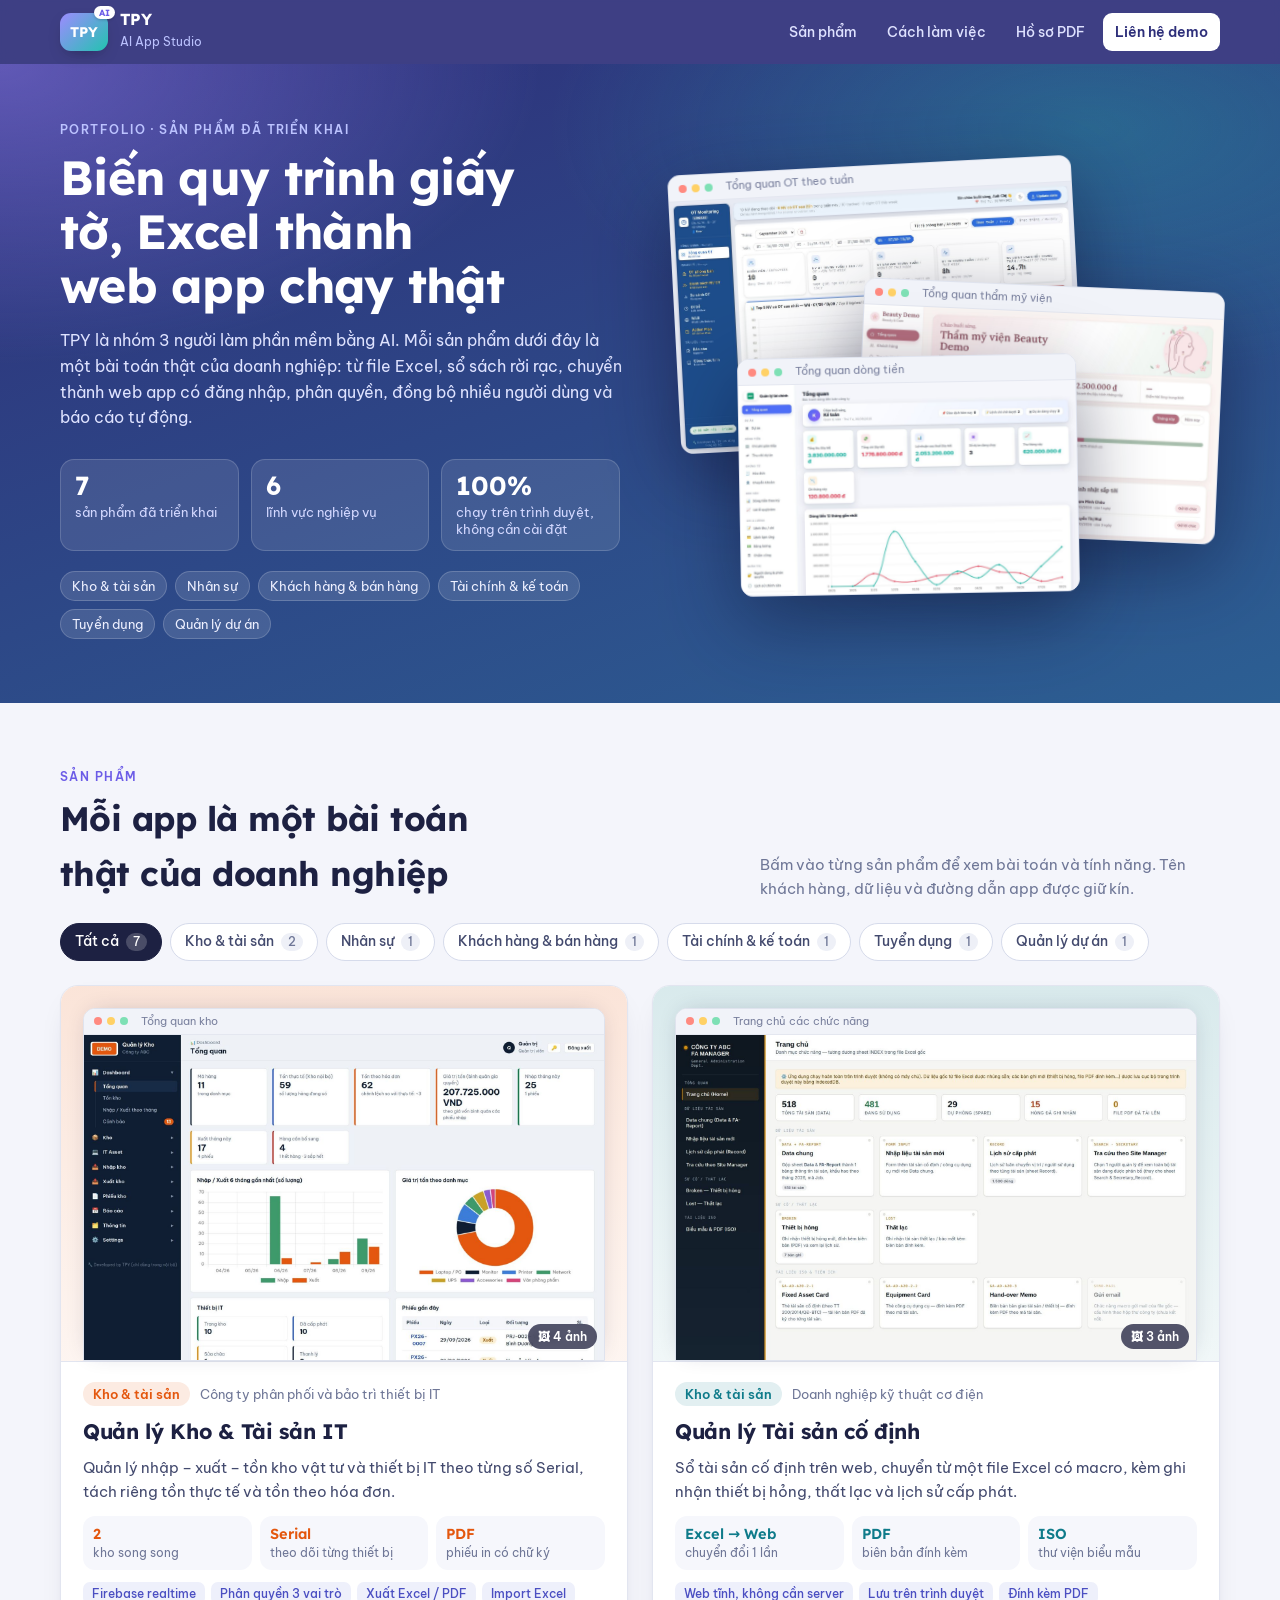
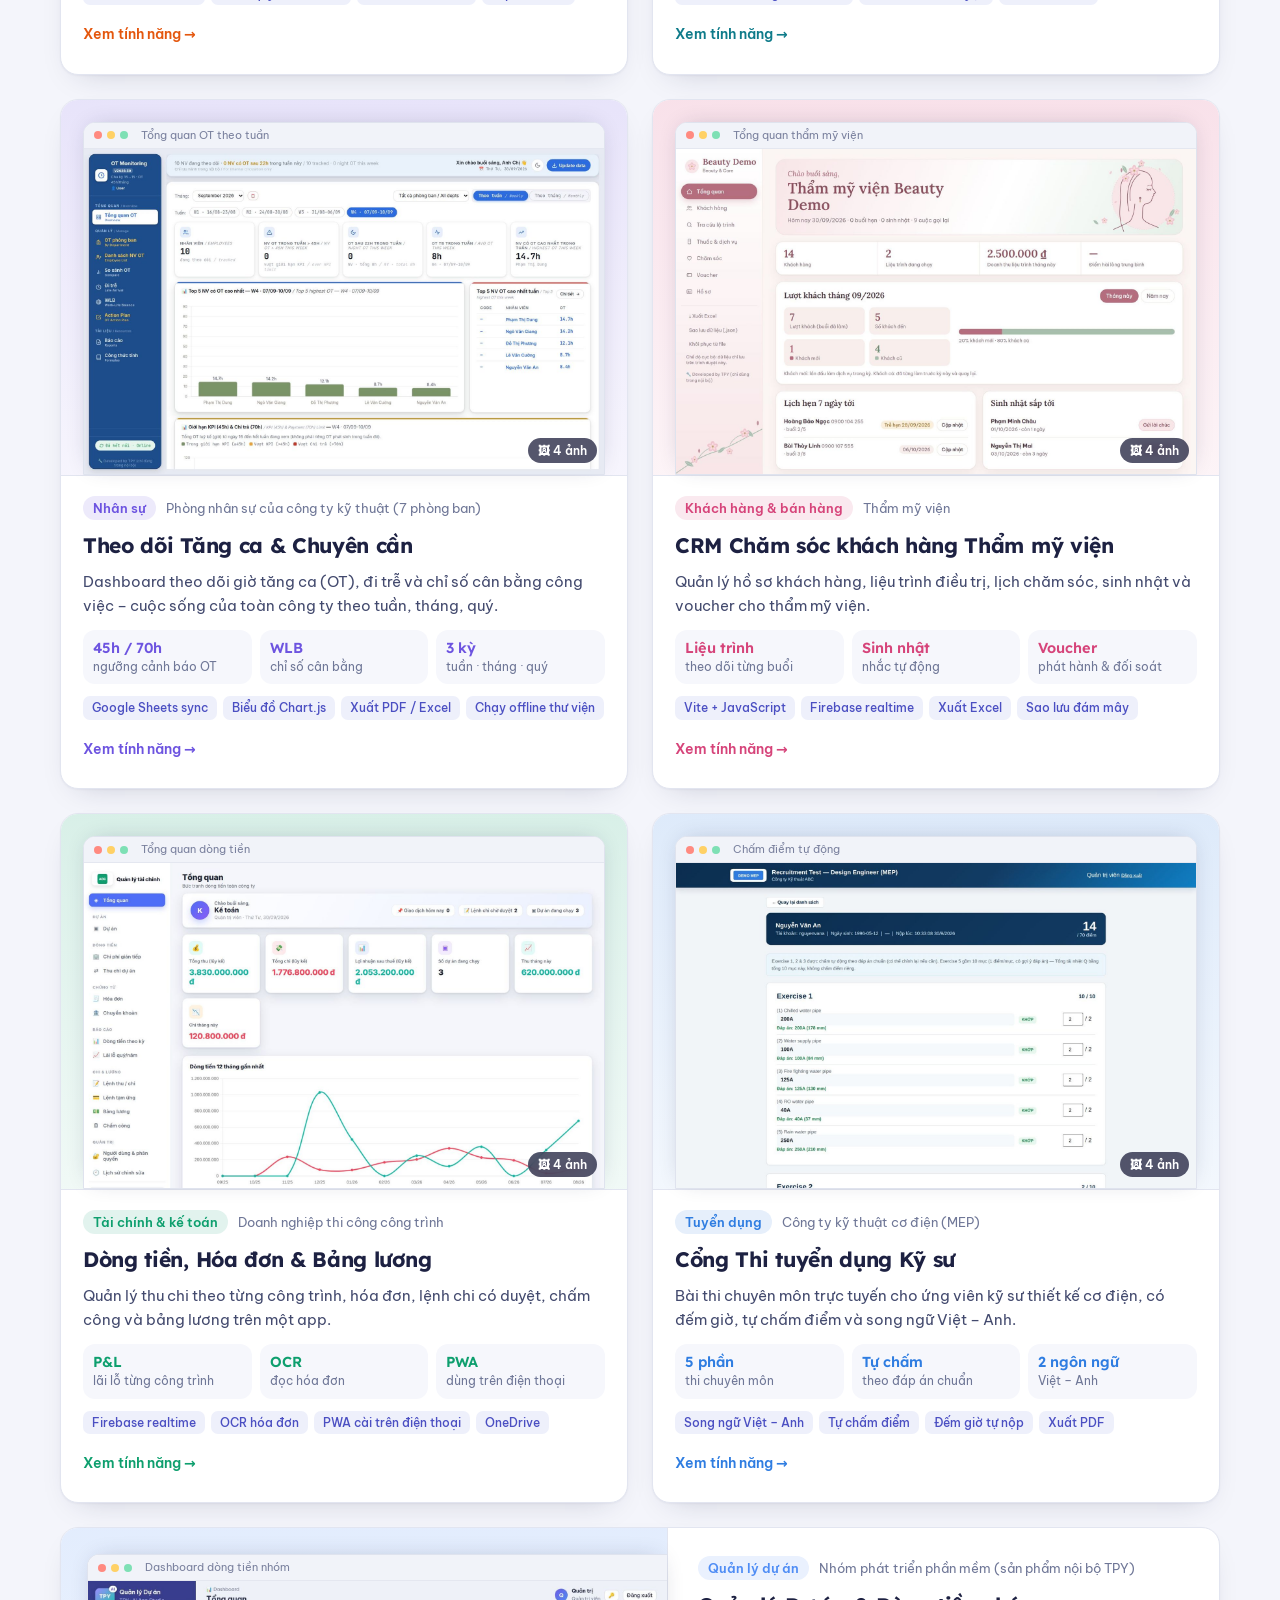
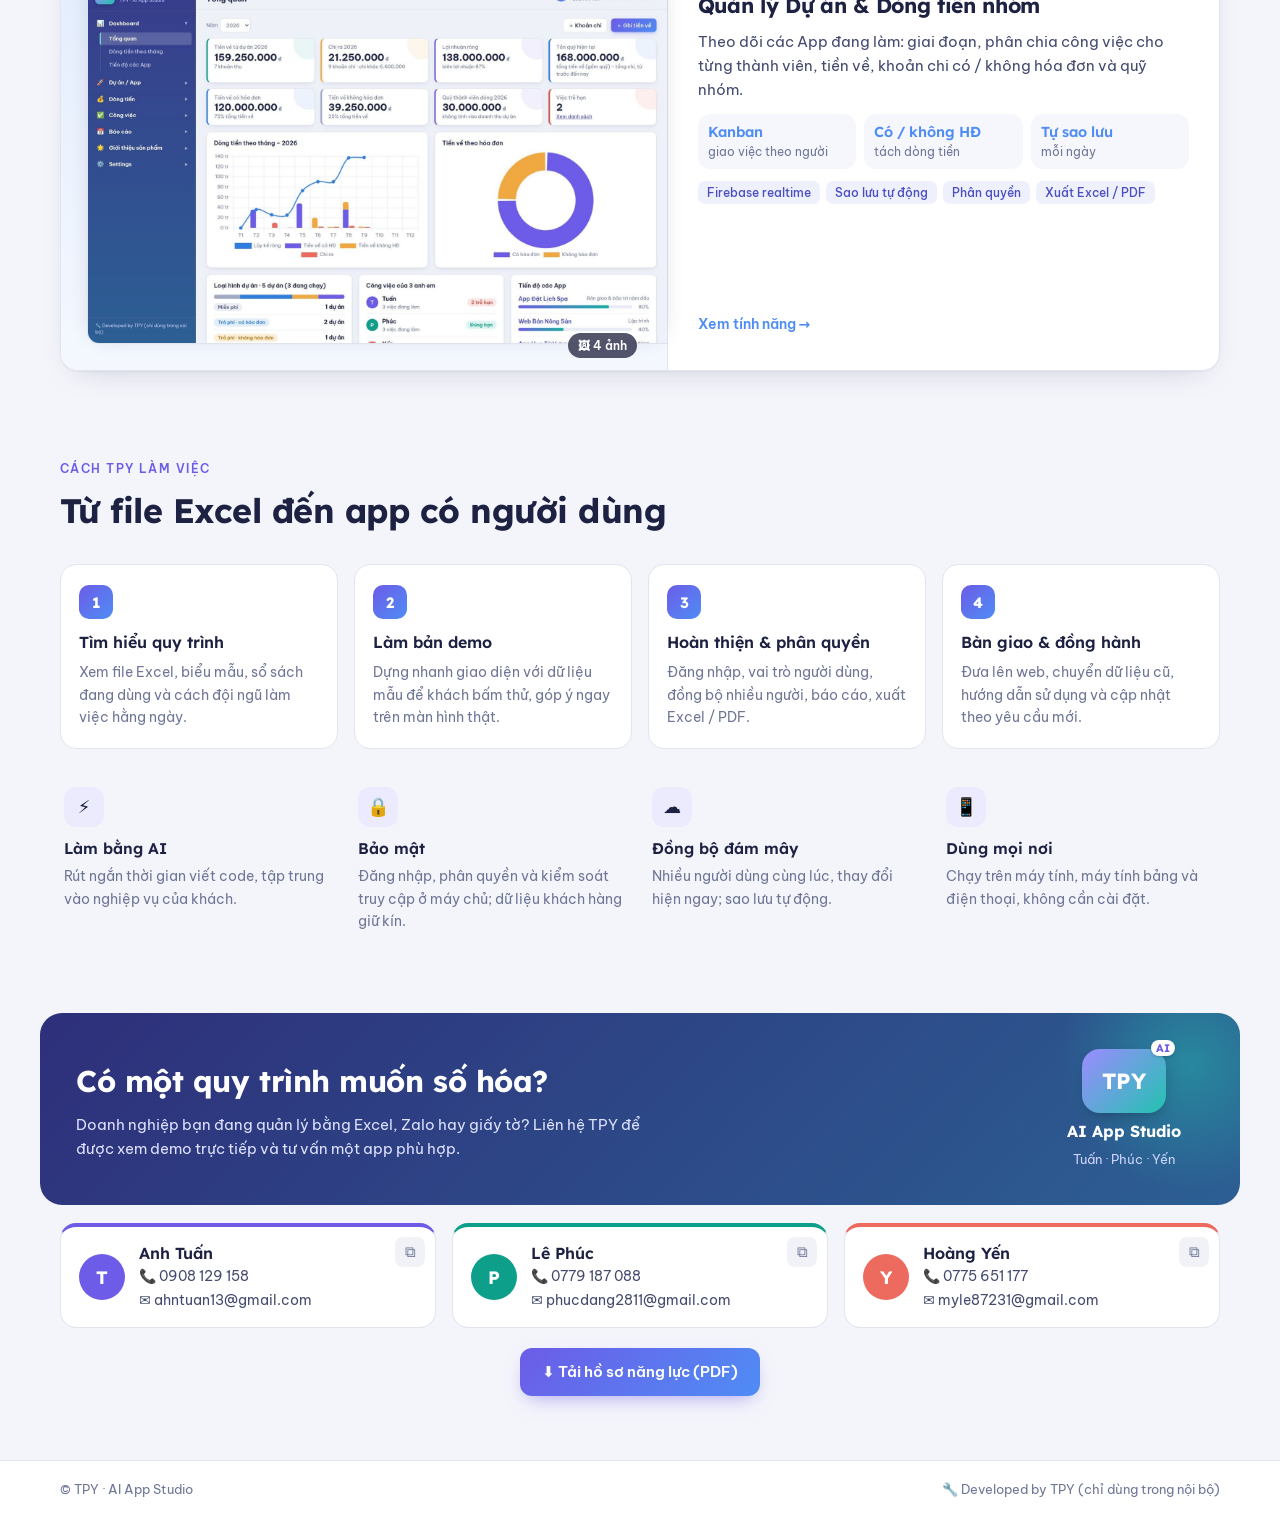
<file: gioi-thieu/index.html>
<!DOCTYPE html>
<html lang="vi">
<head>
<meta charset="utf-8">
<meta name="viewport" content="width=device-width,initial-scale=1">
<title>TPY · AI App Studio – Sản phẩm đã triển khai</title>
<meta name="description" content="TPY – nhóm làm web app bằng AI. Các sản phẩm đã triển khai: quản lý kho, tài sản, nhân sự, CRM, dòng tiền, thi tuyển dụng, quản lý dự án.">
<meta property="og:type" content="website">
<meta property="og:title" content="TPY · AI App Studio – Sản phẩm đã triển khai">
<meta property="og:description" content="Biến quy trình giấy tờ, Excel thành web app chạy thật. Xem 7 sản phẩm TPY đã làm cho doanh nghiệp.">
<meta property="og:image" content="https://ahntuan13.github.io/app-tpy/gioi-thieu/og.png">
<meta property="og:url" content="https://ahntuan13.github.io/app-tpy/gioi-thieu/">
<meta name="twitter:card" content="summary_large_image">
<link rel="icon" href="data:image/svg+xml,%3Csvg xmlns='http://www.w3.org/2000/svg' viewBox='0 0 64 64'%3E%3Cdefs%3E%3ClinearGradient id='g' x1='0' y1='0' x2='1' y2='1'%3E%3Cstop offset='0' stop-color='%239d8bff'/%3E%3Cstop offset='1' stop-color='%2322c3b0'/%3E%3C/linearGradient%3E%3C/defs%3E%3Crect width='64' height='64' rx='14' fill='url(%23g)'/%3E%3Ctext x='32' y='41' font-family='Arial' font-weight='700' font-size='22' fill='white' text-anchor='middle'%3ETPY%3C/text%3E%3C/svg%3E">
<link rel="preconnect" href="https://fonts.googleapis.com">
<link rel="preconnect" href="https://fonts.gstatic.com" crossorigin>
<link href="https://fonts.googleapis.com/css2?family=Be+Vietnam+Pro:wght@400;500;600;700&family=Lexend:wght@500;600;700&display=swap" rel="stylesheet">
<link rel="stylesheet" href="style.css?v=20261001.0840">
</head>
<body>
<header class="nav">
  <div class="wrap navin">
    <a class="logo" href="#top"><span class="lg">TPY<em>AI</em></span><span><b>TPY</b><small>AI App Studio</small></span></a>
    <nav><a href="#san-pham">Sản phẩm</a><a href="#cach-lam">Cách làm việc</a><a href="TPY-Ho-so-nang-luc.pdf" target="_blank" rel="noopener">Hồ sơ PDF</a><a href="#lien-he" class="navcta">Liên hệ demo</a></nav>
  </div>
</header>

<main id="top">
  <section class="hero">
    <div class="wrap heroin">
      <div class="htext">
        <div class="eyebrow">Portfolio · Sản phẩm đã triển khai</div>
        <h1 id="hero-title">Biến quy trình giấy tờ, Excel thành web app chạy thật</h1>
        <p id="hero-intro"></p>
        <div class="hstats">
          <div><b id="stat-products">7</b><span>sản phẩm đã triển khai</span></div>
          <div><b id="stat-fields">6</b><span>lĩnh vực nghiệp vụ</span></div>
          <div><b>100%</b><span>chạy trên trình duyệt, không cần cài đặt</span></div>
        </div>
        <div class="hfields" id="hero-fields"></div>
      </div>
      <div class="collage" id="collage" aria-hidden="true"></div>
    </div>
  </section>

  <section class="products" id="san-pham">
    <div class="wrap">
      <div class="shead">
        <div><div class="eyebrow dark">Sản phẩm</div><h2>Mỗi app là một bài toán thật của doanh nghiệp</h2></div>
        <p>Bấm vào từng sản phẩm để xem bài toán và tính năng. Tên khách hàng, dữ liệu và đường dẫn app được giữ kín.</p>
      </div>
      <div class="filters" id="filters" role="group" aria-label="Lọc theo lĩnh vực"></div>
      <div class="grid" id="grid"></div>
    </div>
  </section>

  <section class="how" id="cach-lam">
    <div class="wrap">
      <div class="eyebrow dark">Cách TPY làm việc</div>
      <h2>Từ file Excel đến app có người dùng</h2>
      <ol class="steps">
        <li><b>Tìm hiểu quy trình</b><p>Xem file Excel, biểu mẫu, sổ sách đang dùng và cách đội ngũ làm việc hằng ngày.</p></li>
        <li><b>Làm bản demo</b><p>Dựng nhanh giao diện với dữ liệu mẫu để khách bấm thử, góp ý ngay trên màn hình thật.</p></li>
        <li><b>Hoàn thiện & phân quyền</b><p>Đăng nhập, vai trò người dùng, đồng bộ nhiều người, báo cáo, xuất Excel / PDF.</p></li>
        <li><b>Bàn giao & đồng hành</b><p>Đưa lên web, chuyển dữ liệu cũ, hướng dẫn sử dụng và cập nhật theo yêu cầu mới.</p></li>
      </ol>
      <div class="pillars">
        <div><span>⚡</span><b>Làm bằng AI</b><p>Rút ngắn thời gian viết code, tập trung vào nghiệp vụ của khách.</p></div>
        <div><span>🔒</span><b>Bảo mật</b><p>Đăng nhập, phân quyền và kiểm soát truy cập ở máy chủ; dữ liệu khách hàng giữ kín.</p></div>
        <div><span>☁</span><b>Đồng bộ đám mây</b><p>Nhiều người dùng cùng lúc, thay đổi hiện ngay; sao lưu tự động.</p></div>
        <div><span>📱</span><b>Dùng mọi nơi</b><p>Chạy trên máy tính, máy tính bảng và điện thoại, không cần cài đặt.</p></div>
      </div>
    </div>
  </section>

  <section class="cta" id="lien-he">
    <div class="wrap ctain">
      <div><h2>Có một quy trình muốn số hóa?</h2><p id="cta-text"></p></div>
      <div class="ctabadge"><span class="lg big">TPY<em>AI</em></span><b>AI App Studio</b><small>Tuấn · Phúc · Yến</small></div>
    </div>
    <div class="wrap contacts" id="contacts"></div>
    <div class="wrap dl"><a class="dlbtn" href="TPY-Ho-so-nang-luc.pdf" target="_blank" rel="noopener">⬇ Tải hồ sơ năng lực (PDF)</a></div>
  </section>
</main>

<footer class="foot"><div class="wrap footin"><span>© TPY · AI App Studio</span><span class="credit-text"></span></div></footer>
<div id="modal"></div>

<script src="san-pham.js?v=20261001.0840"></script>
<script src="app.js?v=20261001.0840"></script>
</body>
</html>
</file>
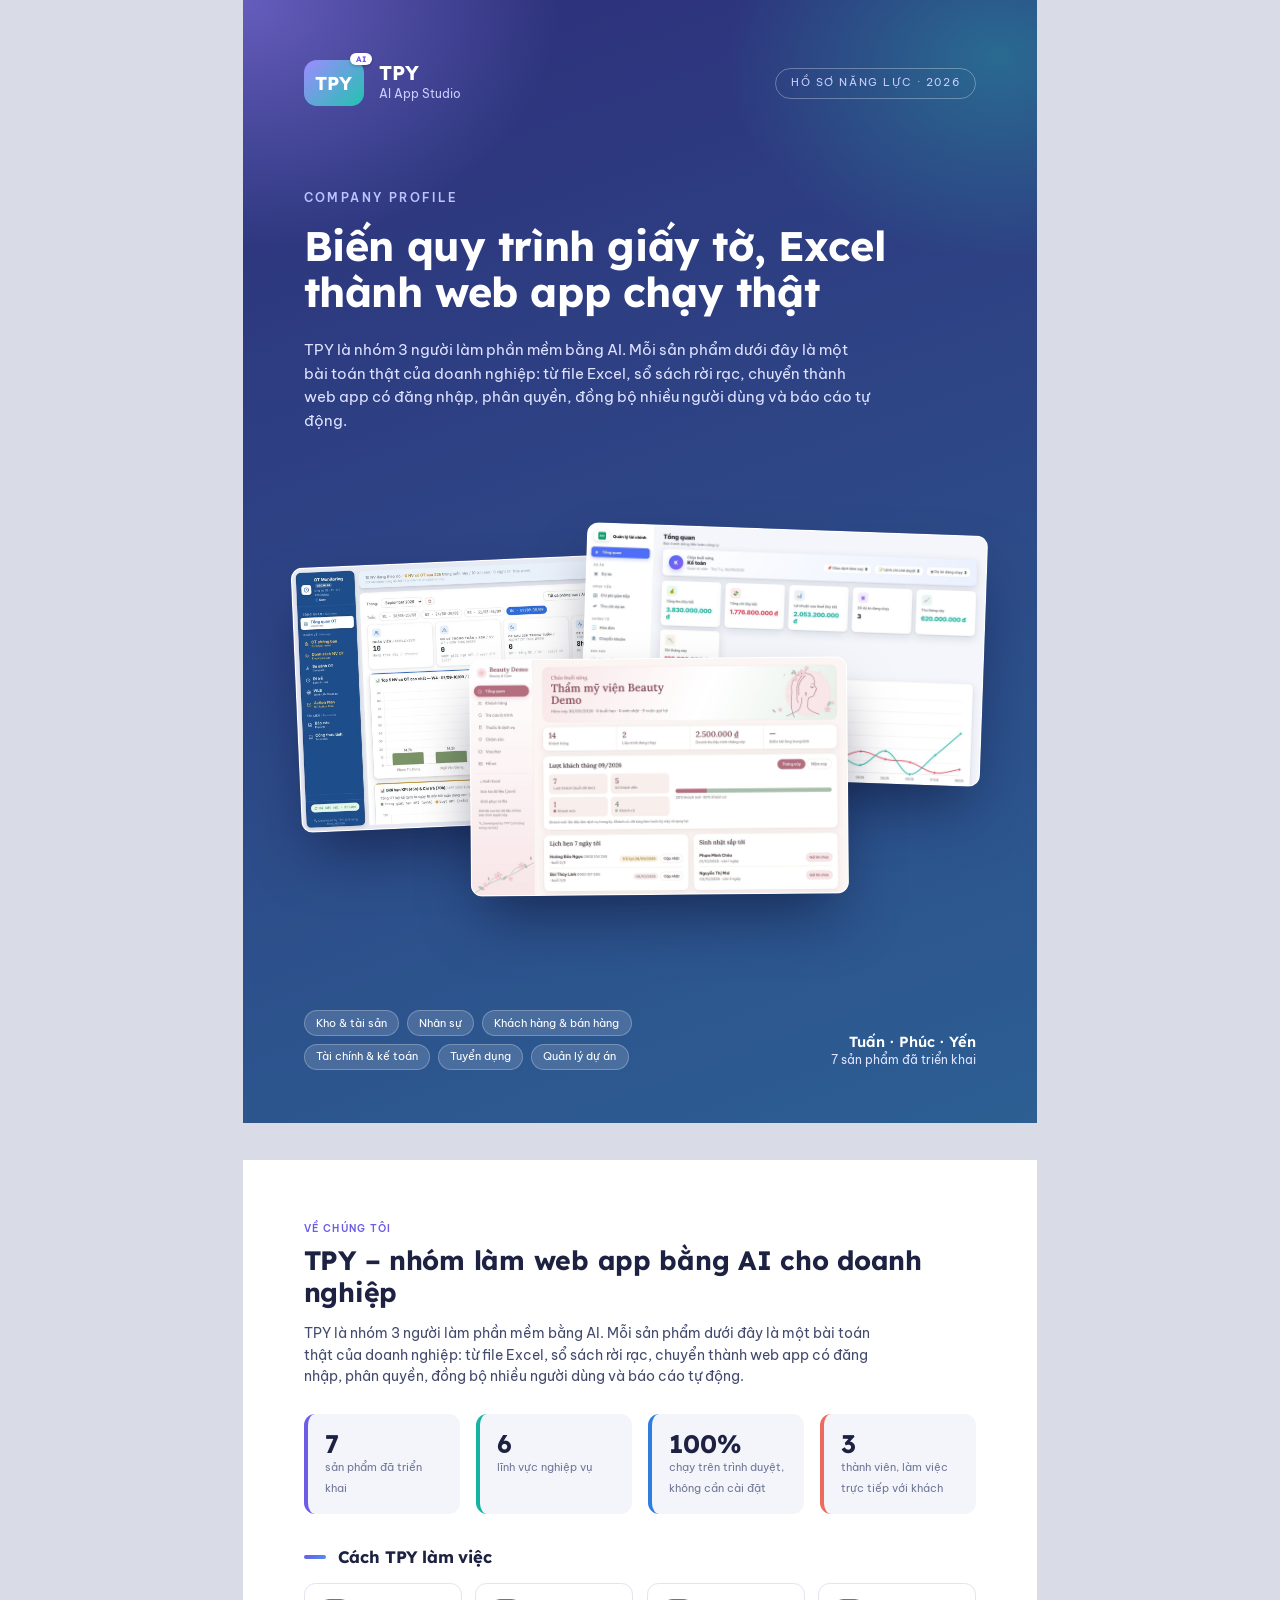
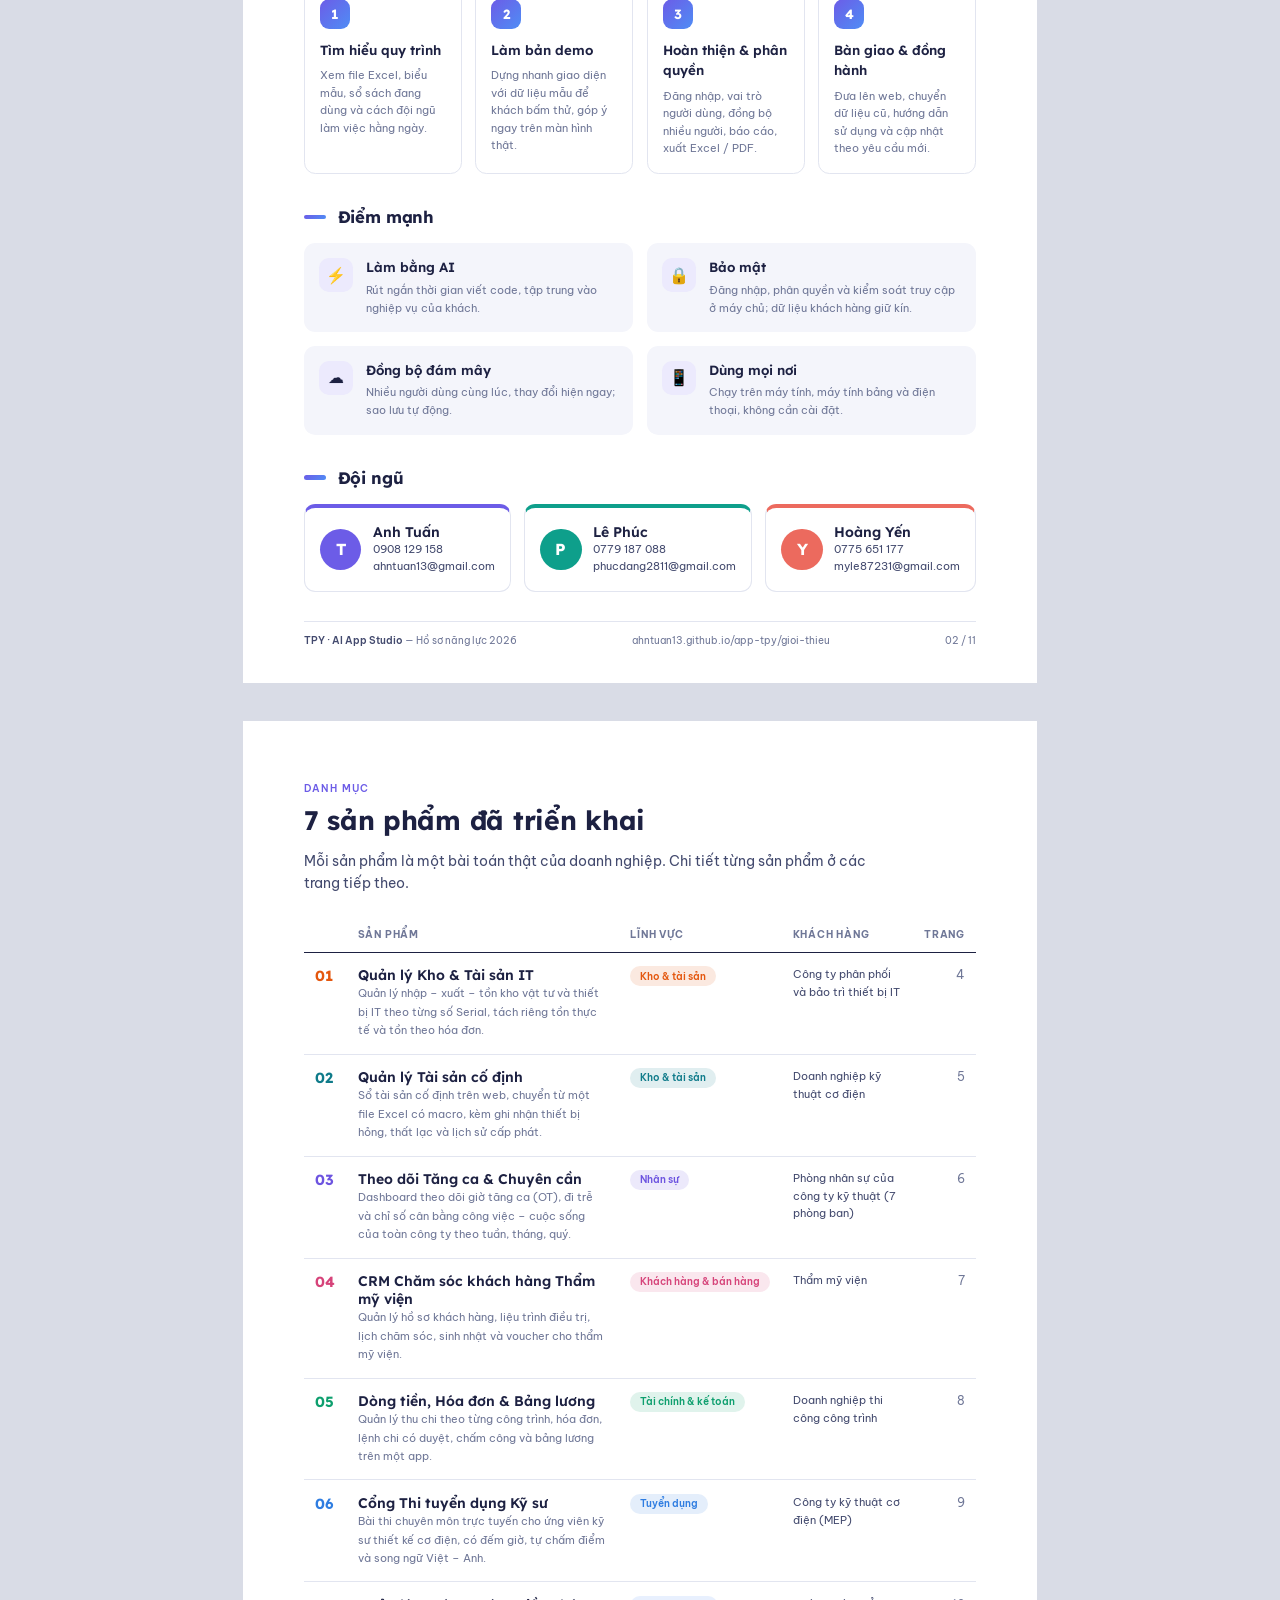
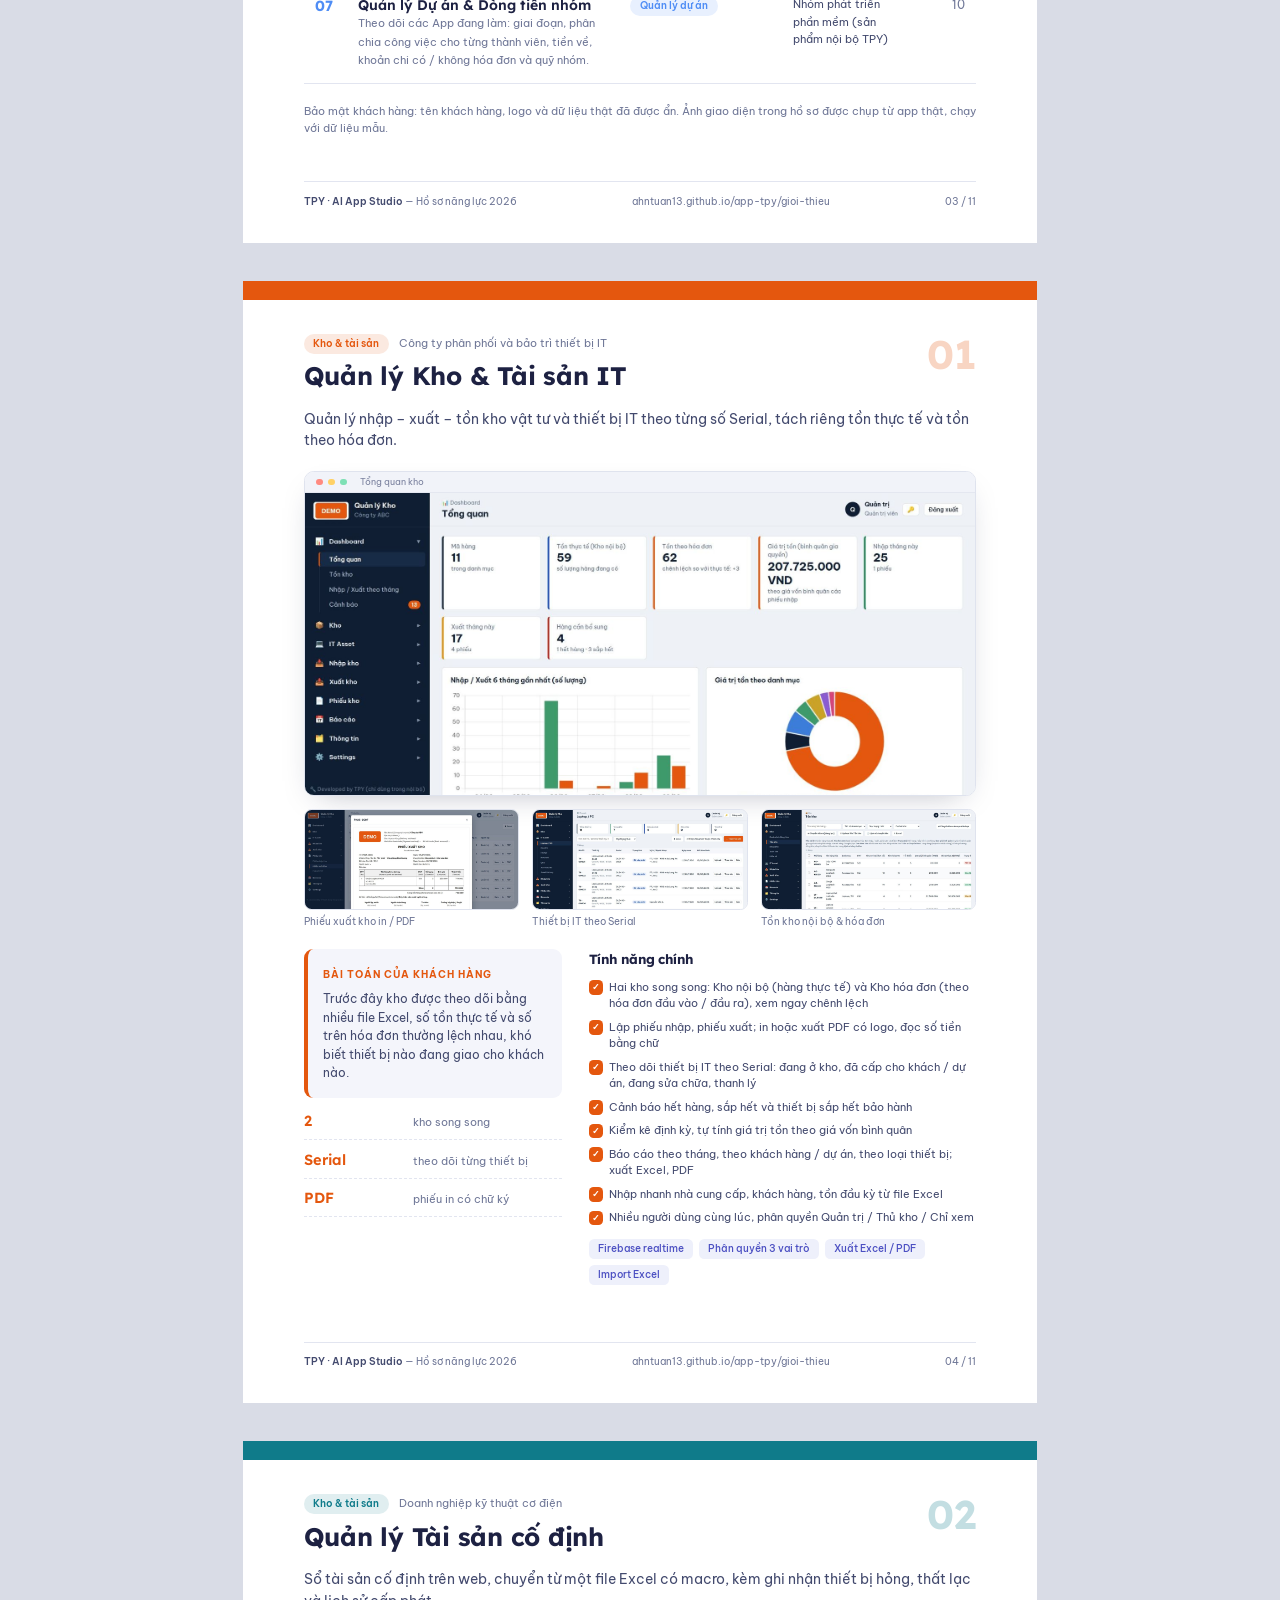
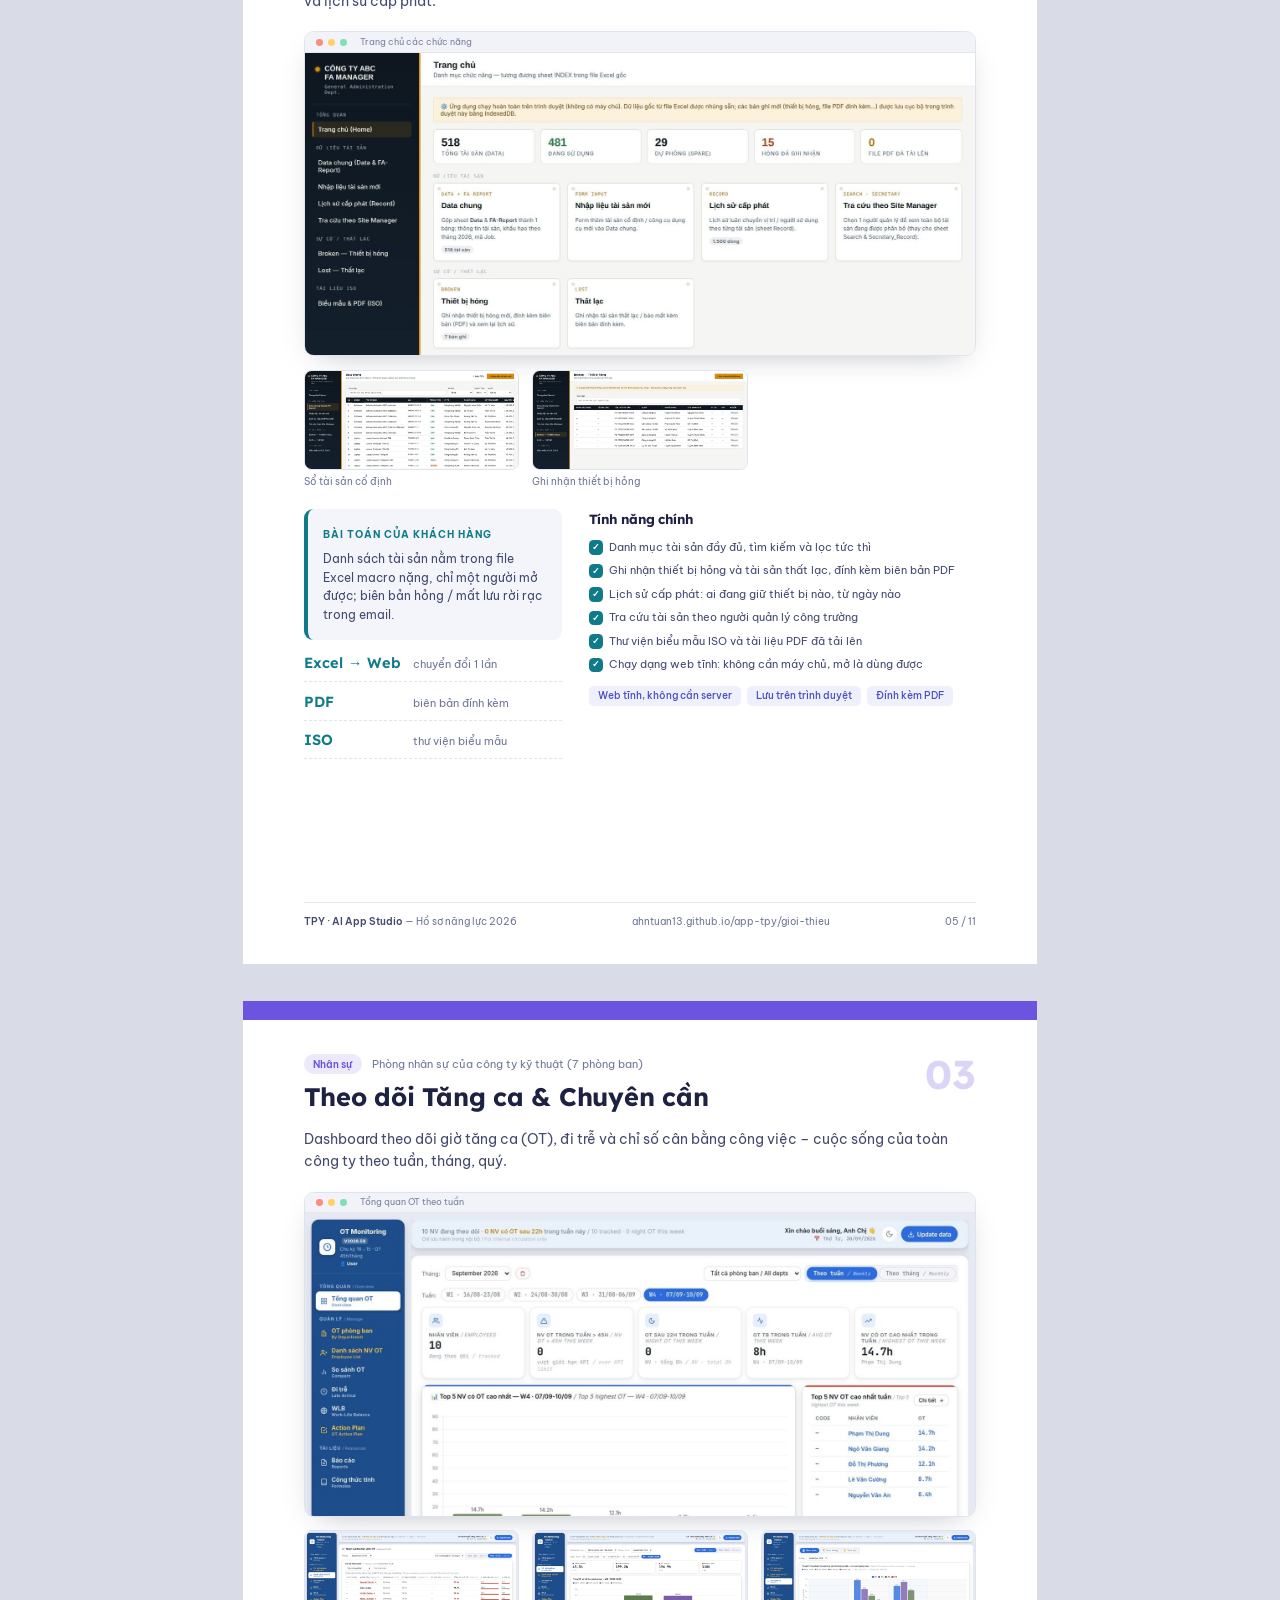
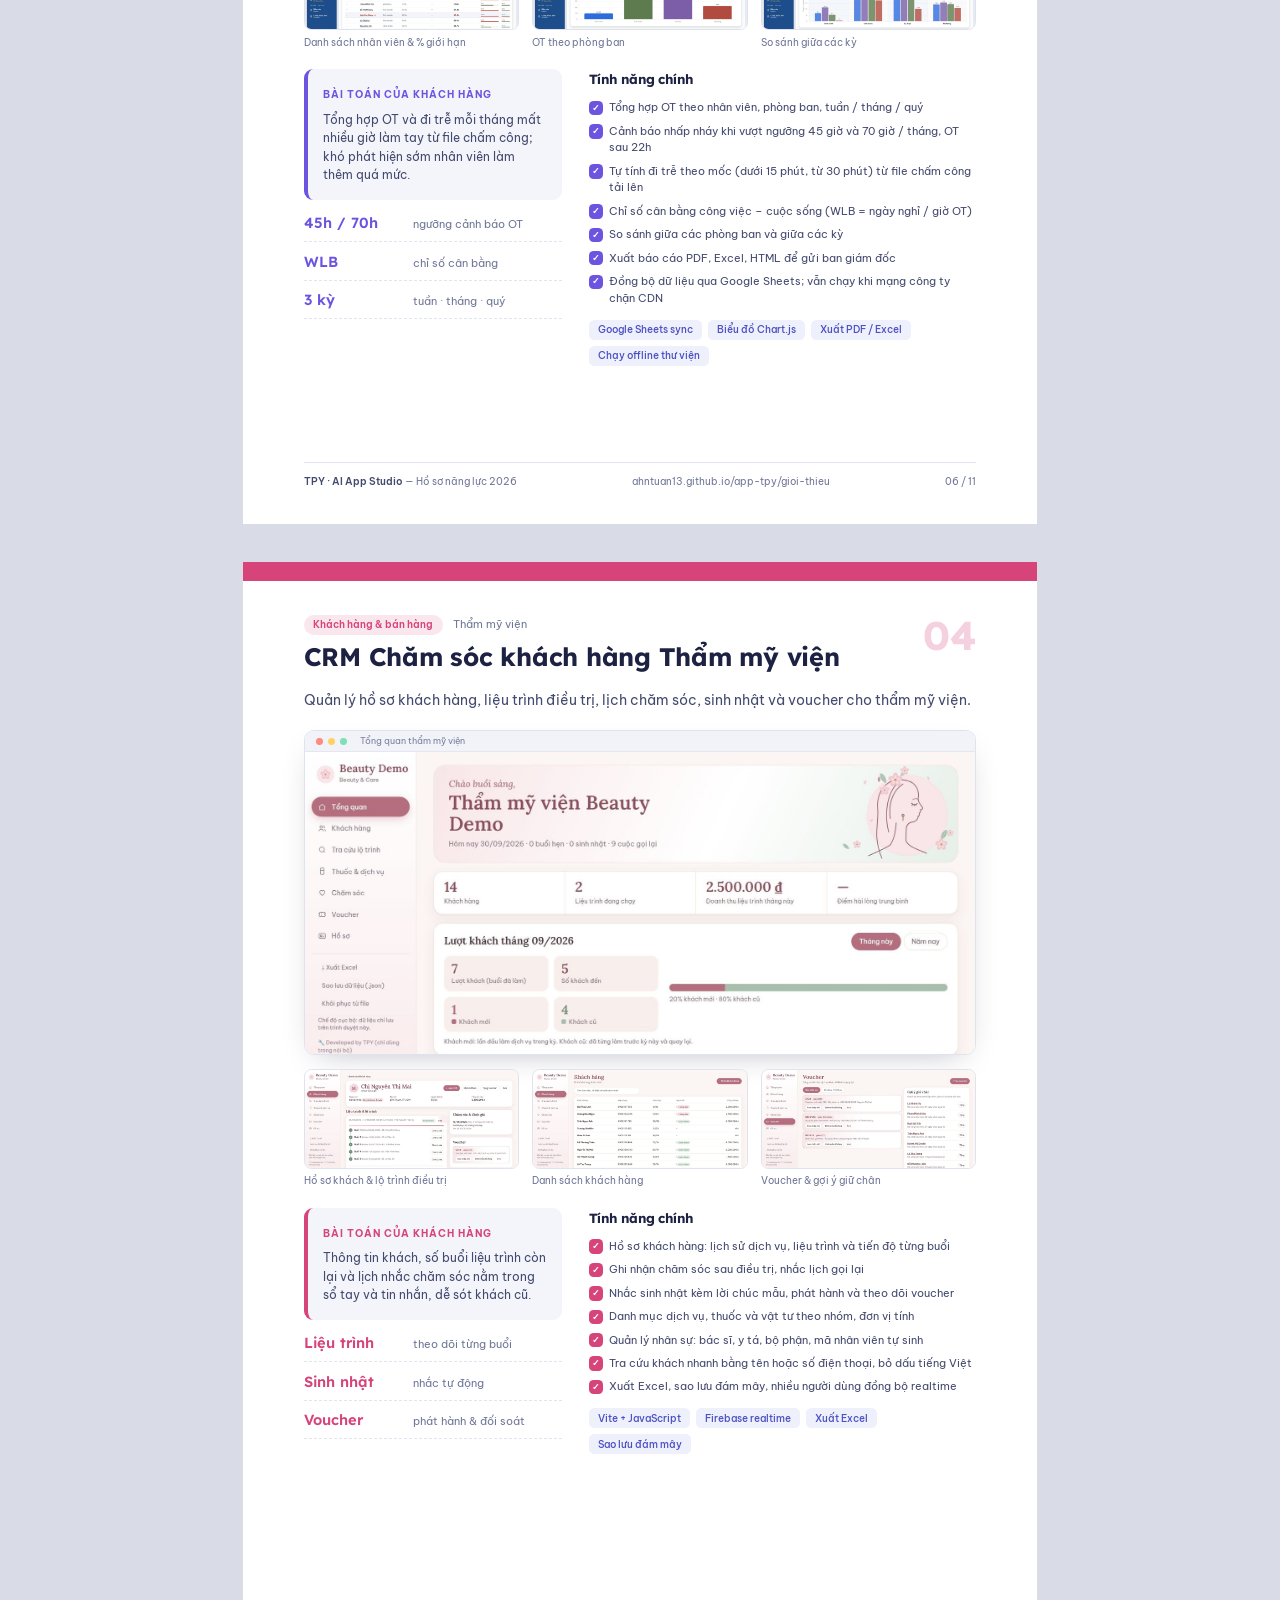
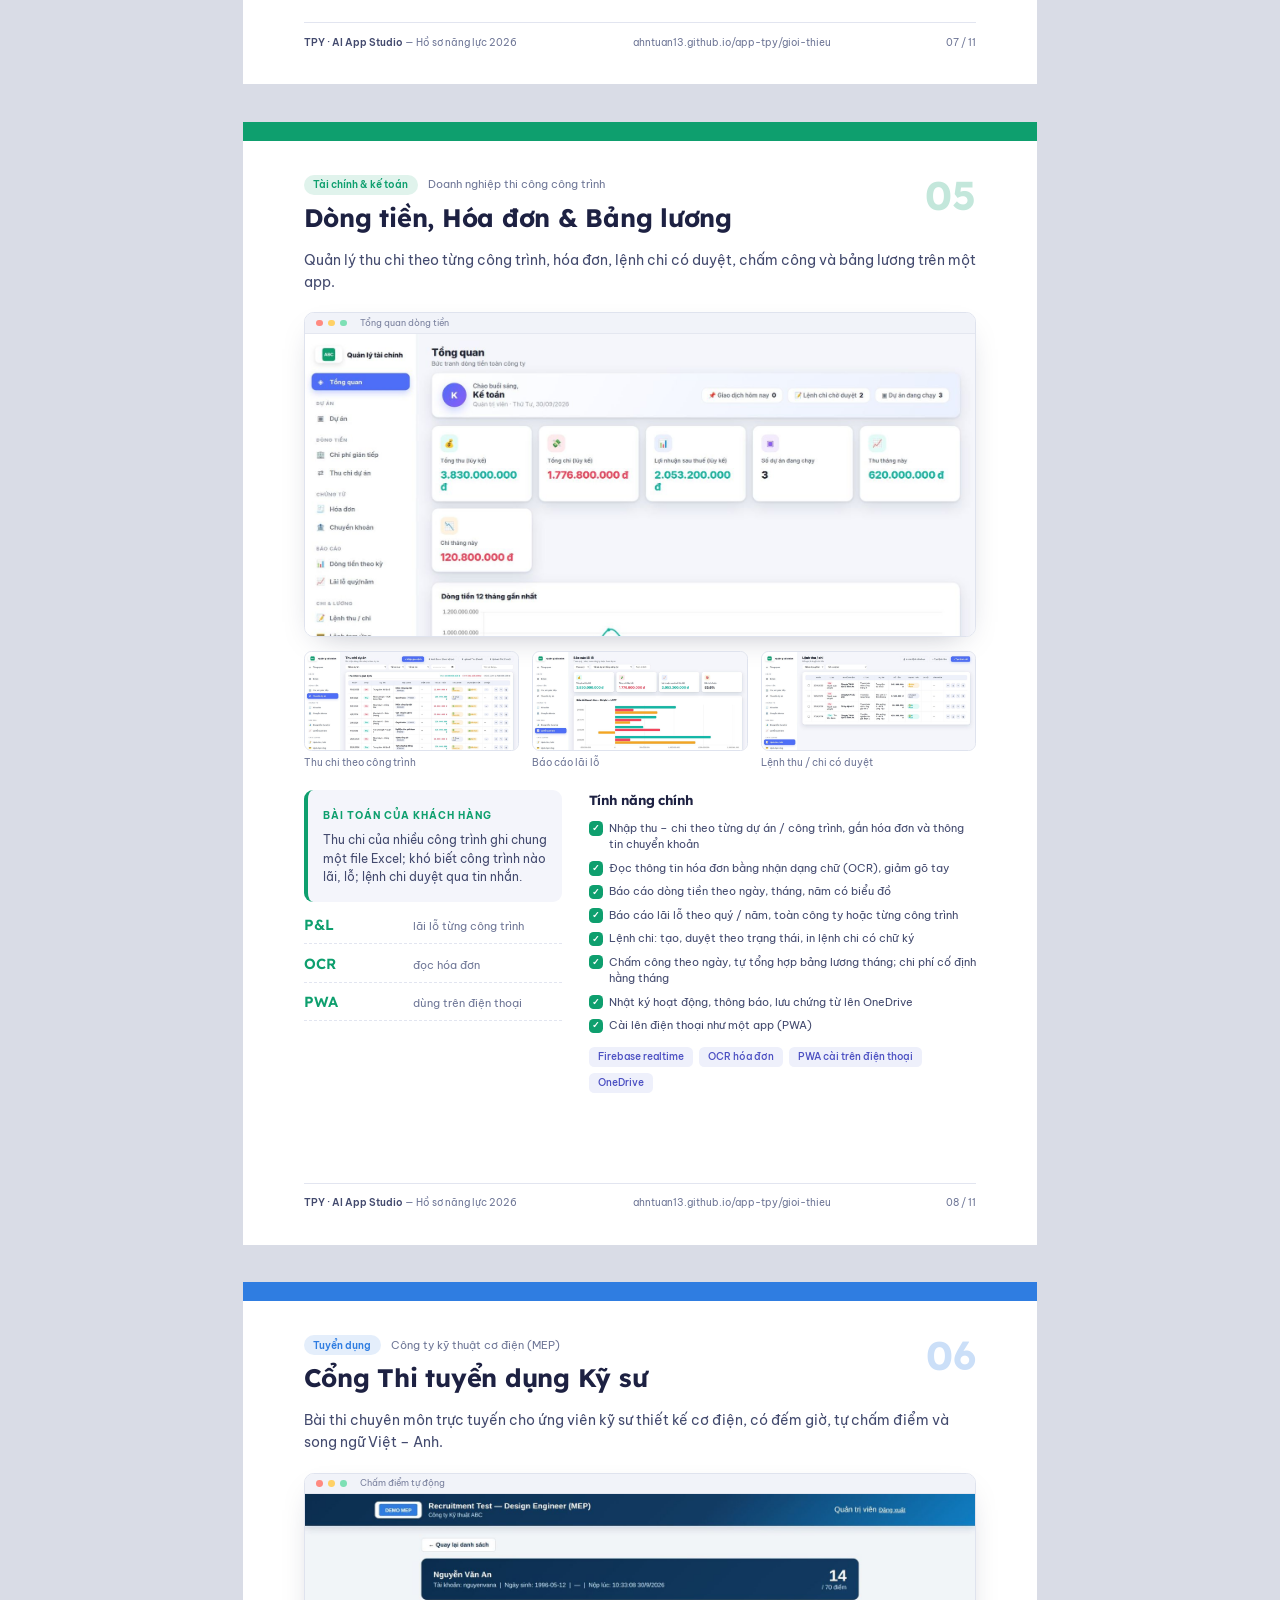
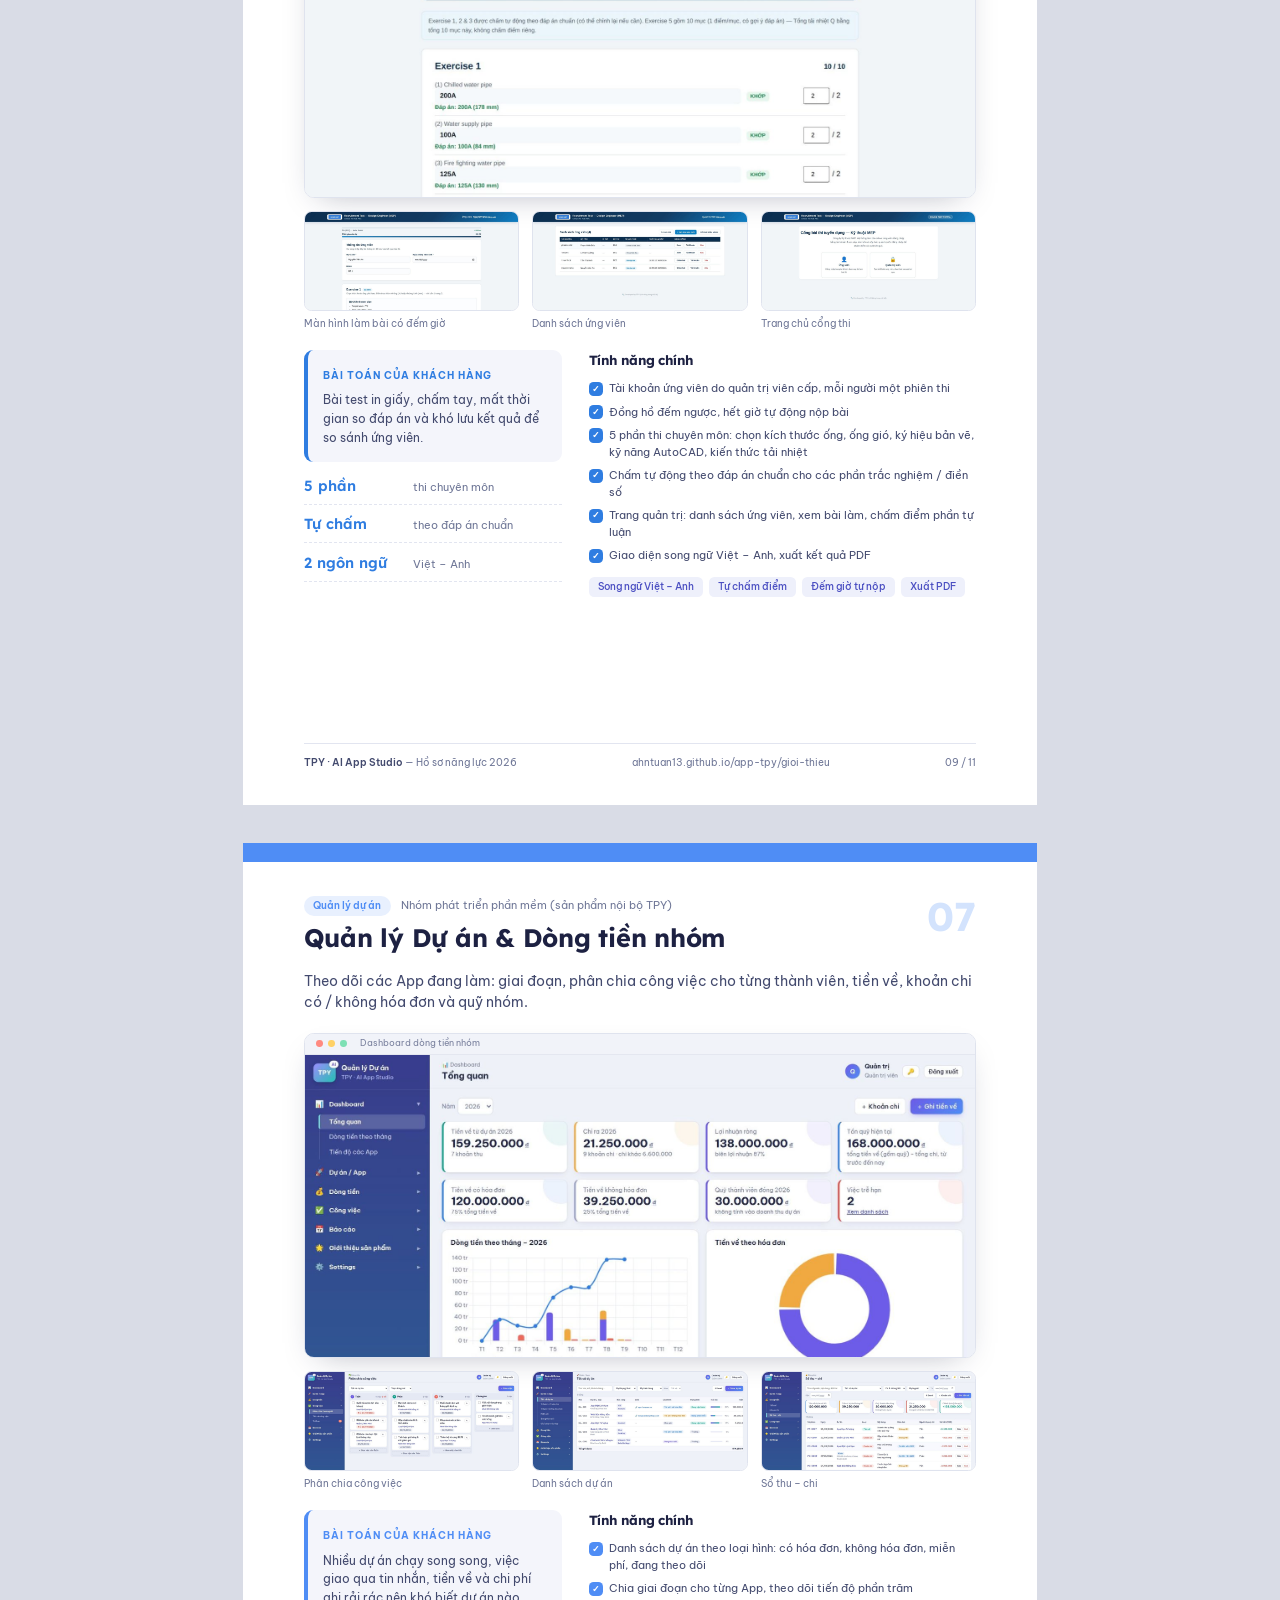
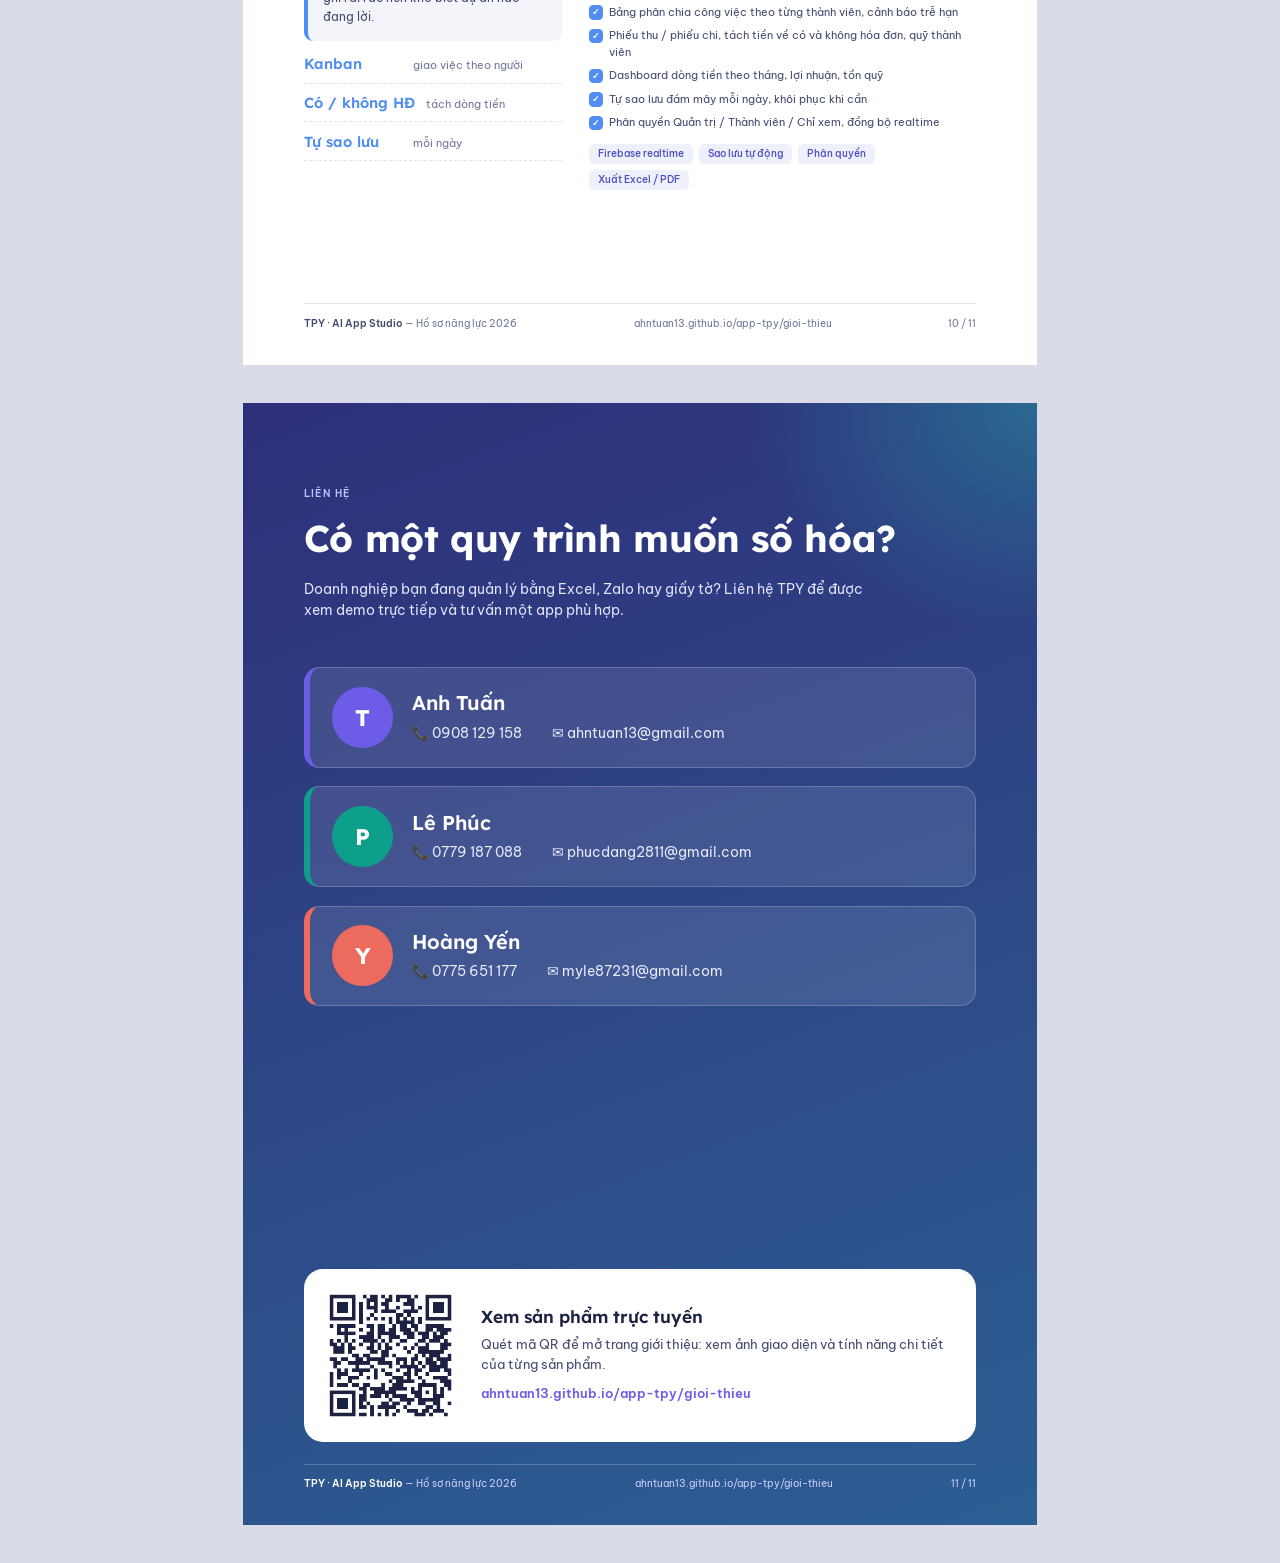
<file: gioi-thieu/ho-so-nang-luc.html>
<!DOCTYPE html>
<html lang="vi">
<head>
<meta charset="utf-8">
<title>TPY · AI App Studio – Hồ sơ năng lực</title>
<link href="https://fonts.googleapis.com/css2?family=Be+Vietnam+Pro:wght@400;500;600;700&family=Lexend:wght@500;600;700&display=swap" rel="stylesheet">
<style>
/* Hồ sơ năng lực TPY – bản in A4 (xuất PDF bằng trình duyệt: Ctrl+P → Lưu thành PDF, khổ A4, lề: không) */
@page{size:A4;margin:0}
:root{--ink:#1d2142;--ink2:#434a6e;--muted:#6f7797;--line:#e2e5f0;--bg:#f4f5fb;--indigo:#2e2f7a;--steel:#2c5f93;--violet:#6c5ce7;--teal:#16b3a2;
  --grad:linear-gradient(135deg,#6c5ce7 0%,#4f8df5 100%);--display:'Lexend','Be Vietnam Pro',sans-serif;--body:'Be Vietnam Pro',Arial,sans-serif}
*{box-sizing:border-box;-webkit-print-color-adjust:exact;print-color-adjust:exact}
html,body{margin:0;padding:0;background:#d9dce6}
body{font:10pt/1.55 var(--body);color:var(--ink)}
h1,h2,h3,h4{font-family:var(--display);margin:0;letter-spacing:-.01em}
p{margin:0}
.page{width:210mm;height:297mm;position:relative;overflow:hidden;background:#fff;margin:0 auto 10mm;page-break-after:always;break-after:page}
.page:last-child{page-break-after:auto;break-after:auto}
@media print{html,body{background:#fff}.page{margin:0}}
.pad{padding:16mm 16mm 0}
.foot{position:absolute;left:16mm;right:16mm;bottom:9mm;display:flex;justify-content:space-between;align-items:center;font-size:7.5pt;color:var(--muted);border-top:1px solid var(--line);padding-top:3mm}
.foot b{color:var(--ink2);font-weight:600}
.lg{position:relative;display:inline-grid;place-items:center;height:12mm;min-width:16mm;padding:0 3mm;border-radius:3.4mm;background:linear-gradient(135deg,#9d8bff 0%,#22c3b0 100%);color:#fff;font:700 14pt var(--display)}
.lg em{position:absolute;right:-2mm;top:-2mm;font-style:normal;background:#fff;color:var(--violet);font-size:6pt;font-weight:700;border-radius:99px;padding:.3mm 1.6mm;box-shadow:0 .3mm 1mm rgba(0,0,0,.2)}
.eyebrow{font-size:7.5pt;font-weight:600;letter-spacing:.14em;text-transform:uppercase;color:var(--violet)}
.h2{font-size:20pt;line-height:1.2;margin:2mm 0 4mm}
.lead{font-size:10.5pt;color:var(--ink2);max-width:150mm}

/* ---------- bìa ---------- */
.cover{color:#fff;background:radial-gradient(120mm 90mm at 95% 5%,rgba(34,195,176,.35),transparent 60%),radial-gradient(140mm 110mm at 0% 0%,rgba(157,139,255,.5),transparent 60%),linear-gradient(160deg,var(--indigo) 0%,var(--steel) 100%)}
.cover .top{display:flex;justify-content:space-between;align-items:center;padding:16mm 16mm 0}
.cover .brand{display:flex;gap:4mm;align-items:center}
.cover .brand b{display:block;font:700 15pt var(--display);line-height:1.1}
.cover .brand small{color:#c9cffc;font-size:9pt}
.cover .year{font-size:8.5pt;letter-spacing:.14em;text-transform:uppercase;color:#c9cffc;border:1px solid rgba(255,255,255,.3);border-radius:99px;padding:1.5mm 4mm}
.cover .title{padding:22mm 16mm 0}
.cover .kicker{font-size:9pt;font-weight:600;letter-spacing:.2em;text-transform:uppercase;color:#bcc3ff}
.cover h1{font-size:31pt;line-height:1.12;margin:4mm 0 6mm;max-width:178mm;text-wrap:balance}
.cover .sub{font-size:11.5pt;color:#dfe3ff;max-width:150mm}
.cover .shots{position:absolute;left:14mm;right:14mm;top:140mm;height:100mm}
.cover .shots .s{position:absolute;border-radius:3mm;overflow:hidden;background:#fff;box-shadow:0 8mm 16mm -4mm rgba(8,10,40,.55);border:1px solid rgba(255,255,255,.5)}
.cover .shots img{display:block;width:100%}
.cover .s0{left:0;top:8mm;width:112mm;transform:rotate(-2.5deg)}
.cover .s1{right:0;top:0;width:106mm;transform:rotate(2deg)}
.cover .s2{left:46mm;top:34mm;width:100mm;transform:rotate(-.5deg);z-index:2}
.cover .bottom{position:absolute;left:16mm;right:16mm;bottom:14mm;display:flex;justify-content:space-between;align-items:flex-end;gap:8mm}
.cover .fields{display:flex;flex-wrap:wrap;gap:2mm;max-width:120mm}
.cover .fields span{font-size:8pt;padding:1mm 3mm;border-radius:99px;background:rgba(255,255,255,.14);border:1px solid rgba(255,255,255,.25)}
.cover .team{text-align:right;font-size:9pt;color:#dfe3ff}
.cover .team b{display:block;color:#fff;font:600 11pt var(--display)}

/* ---------- về TPY ---------- */
.stats{display:grid;grid-template-columns:repeat(4,1fr);gap:4mm;margin:7mm 0}
.stat{background:var(--bg);border-radius:3mm;padding:4mm 4.5mm;border-left:1.2mm solid var(--violet)}
.stat b{display:block;font:700 19pt var(--display);color:var(--ink);line-height:1.1}
.stat span{font-size:8.5pt;color:var(--muted)}
.sect{margin-top:8mm}
.sect h3{font-size:12.5pt;margin-bottom:3.5mm;display:flex;align-items:center;gap:3mm}
.sect h3::before{content:"";width:6mm;height:1.2mm;border-radius:1mm;background:var(--grad)}
.steps{display:grid;grid-template-columns:repeat(4,1fr);gap:3.5mm;counter-reset:s}
.steps div{counter-increment:s;border:1px solid var(--line);border-radius:3mm;padding:4mm}
.steps div::before{content:counter(s);display:grid;place-items:center;width:8mm;height:8mm;border-radius:2.4mm;background:var(--grad);color:#fff;font:700 10pt var(--display);margin-bottom:3mm}
.steps b{font:600 10pt var(--display)}
.steps p{font-size:8.5pt;color:var(--muted);margin-top:1.5mm}
.pillars{display:grid;grid-template-columns:repeat(2,1fr);gap:3.5mm}
.pillars div{display:flex;gap:3.5mm;align-items:flex-start;background:var(--bg);border-radius:3mm;padding:4mm}
.pillars i{flex:none;width:9mm;height:9mm;border-radius:2.6mm;background:#eceafd;display:grid;place-items:center;font-style:normal;font-size:12pt}
.pillars b{font:600 10pt var(--display)}
.pillars p{font-size:8.5pt;color:var(--muted);margin-top:.8mm}
.team3{display:grid;grid-template-columns:repeat(3,1fr);gap:3.5mm}
.mem{border:1px solid var(--line);border-top:1.2mm solid var(--c);border-radius:3mm;padding:4mm;display:flex;gap:3mm;align-items:center}
.mem .av{flex:none;width:11mm;height:11mm;border-radius:50%;background:var(--c);color:#fff;display:grid;place-items:center;font:700 12pt var(--display)}
.mem b{display:block;font:600 10.5pt var(--display)}
.mem span{display:block;font-size:8.5pt;color:var(--ink2);white-space:nowrap}

/* ---------- danh mục ---------- */
table.cat{width:100%;border-collapse:collapse;margin-top:6mm;font-size:9pt}
.cat th{text-align:left;font-size:7.5pt;text-transform:uppercase;letter-spacing:.08em;color:var(--muted);padding:2.5mm 3mm;border-bottom:1.5px solid var(--ink)}
.cat td{padding:3.6mm 3mm;border-bottom:1px solid var(--line);vertical-align:top}
.cat .no{font:700 11pt var(--display);color:var(--c);width:10mm}
.cat .nm b{display:block;font:600 10.5pt var(--display)}
.cat .nm span{color:var(--muted);font-size:8.5pt}
.cat .fd{white-space:nowrap}
.chip{display:inline-block;font-size:7.5pt;font-weight:600;padding:.6mm 2.6mm;border-radius:99px;color:var(--c);background:color-mix(in srgb,var(--c) 13%,#fff)}
.cat .pg{color:var(--muted);text-align:right;white-space:nowrap}
.note{font-size:8pt;color:var(--muted);margin-top:5mm}

/* ---------- trang sản phẩm ---------- */
.pband{height:5mm;background:var(--c)}
.phead{display:flex;justify-content:space-between;align-items:flex-start;gap:6mm;padding:9mm 16mm 0}
.phead .num{font:700 30pt var(--display);color:color-mix(in srgb,var(--c) 25%,#fff);line-height:1}
.phead h2{font-size:19pt;line-height:1.2;margin:2mm 0 1.5mm}
.phead .meta{display:flex;gap:2.5mm;align-items:center;flex-wrap:wrap;font-size:8.5pt;color:var(--muted)}
.psum{padding:3mm 16mm 0;font-size:10.5pt;color:var(--ink2)}
.shotmain{margin:5mm 16mm 0;border-radius:2.6mm;overflow:hidden;border:1px solid #dfe3ee;box-shadow:0 3mm 8mm -4mm rgba(29,33,66,.35)}
.bar{display:flex;align-items:center;gap:1.4mm;height:5.5mm;padding:0 3mm;background:#f1f3f9;border-bottom:1px solid #e4e7f0}
.bar span{width:1.8mm;height:1.8mm;border-radius:50%}
.bar span:nth-child(1){background:#ff8a80}.bar span:nth-child(2){background:#ffd166}.bar span:nth-child(3){background:#7ee0b5}
.bar em{font-style:normal;font-size:7pt;color:#7a819e;margin-left:2mm}
.shotmain img{display:block;width:100%;height:80mm;object-fit:cover;object-position:top left}
.shotrow{display:grid;grid-template-columns:repeat(3,1fr);gap:3.5mm;margin:3.5mm 16mm 0}
.shotrow figure{margin:0}
.shotrow .fr{border-radius:2mm;overflow:hidden;border:1px solid #dfe3ee}
.shotrow img{display:block;width:100%;height:26mm;object-fit:cover;object-position:top left}
.shotrow figcaption{font-size:7.5pt;color:var(--muted);margin-top:1.2mm}
.pbody{display:grid;grid-template-columns:1fr 1.5fr;gap:7mm;padding:5mm 16mm 0}
.prob{background:var(--bg);border-left:1.2mm solid var(--c);border-radius:2.4mm;padding:4mm}
.prob b{font-size:7.5pt;text-transform:uppercase;letter-spacing:.1em;color:var(--c)}
.prob p{font-size:9pt;color:var(--ink2);margin-top:1.5mm}
.pstats{display:grid;gap:2.5mm;margin-top:3.5mm}
.pstats div{display:flex;gap:3mm;align-items:baseline;border-bottom:1px dashed var(--line);padding-bottom:2mm}
.pstats b{font:600 11pt var(--display);color:var(--c);min-width:26mm}
.pstats span{font-size:8.5pt;color:var(--muted)}
.feat h4{font-size:10pt;margin-bottom:2.5mm}
.feat ul{list-style:none;margin:0;padding:0;display:grid;gap:1.8mm}
.feat li{position:relative;padding-left:5.5mm;font-size:8.6pt;color:var(--ink2);line-height:1.45}
.feat li::before{content:"✓";position:absolute;left:0;top:.4mm;width:3.8mm;height:3.8mm;border-radius:1.2mm;background:var(--c);color:#fff;font-size:6.5pt;font-weight:700;display:grid;place-items:center}
.tech{display:flex;flex-wrap:wrap;gap:1.6mm;margin-top:3.5mm}
.tech span{font-size:7.5pt;padding:.6mm 2.4mm;border-radius:1.4mm;background:#eef0fb;color:#4b4fc2;font-weight:500}

/* ---------- liên hệ ---------- */
.contact{color:#fff;background:radial-gradient(130mm 100mm at 100% 0%,rgba(34,195,176,.35),transparent 60%),linear-gradient(160deg,var(--indigo) 0%,var(--steel) 100%)}
.contact .eyebrow{color:#bcc3ff}
.contact h2{font-size:28pt;line-height:1.15;margin:4mm 0 5mm;max-width:178mm;text-wrap:balance}
.contact .lead{color:#dfe3ff}
.cards{display:grid;gap:5mm;margin-top:12mm}
.card{display:grid;grid-template-columns:16mm 1fr;gap:5mm;align-items:center;background:rgba(255,255,255,.1);border:1px solid rgba(255,255,255,.2);border-left:1.6mm solid var(--c);border-radius:4mm;padding:5mm 6mm}
.card .av{width:16mm;height:16mm;border-radius:50%;background:var(--c);display:grid;place-items:center;font:700 17pt var(--display)}
.card b{font:600 15pt var(--display)}
.card .ln{display:flex;gap:8mm;margin-top:1.5mm;font-size:10.5pt;color:#e6e9ff;flex-wrap:wrap}
.qrrow{position:absolute;left:16mm;right:16mm;bottom:22mm;display:flex;gap:7mm;align-items:center;background:#fff;color:var(--ink);border-radius:5mm;padding:6mm}
.qrrow img{width:34mm;height:34mm;border-radius:2mm}
.qrrow b{font:600 13pt var(--display)}
.qrrow p{font-size:9.5pt;color:var(--ink2);margin-top:1.5mm}
.qrrow .url{display:inline-block;margin-top:2.5mm;font-weight:600;color:var(--violet);font-size:10pt}
.contact .foot{color:#c9cffc;border-top-color:rgba(255,255,255,.2)}
.contact .foot b{color:#fff}
</style>
</head>
<body>
<div id="doc"></div>
<script src="san-pham.js"></script>
<script>
(function(){
const esc=s=>String(s??'').replace(/[&<>"']/g,c=>({'&':'&amp;','<':'&lt;','>':'&gt;','"':'&quot;',"'":'&#39;'}[c]));
const fields=[...new Set(PRODUCTS.map(p=>p.field))];
const URL_SHOW='ahntuan13.github.io/app-tpy/gioi-thieu';
const total=4+PRODUCTS.length;
const foot=(n,dark)=>`<div class="foot"><span><b>TPY · AI App Studio</b> — Hồ sơ năng lực 2026</span><span>${URL_SHOW}</span><span>${String(n).padStart(2,'0')} / ${String(total).padStart(2,'0')}</span></div>`;
const shot=(s,cls='')=>`<img src="${esc(s[0])}" alt="${esc(s[1])}">`;
const pick=id=>PRODUCTS.find(p=>p.id===id);
const ini=n=>n.trim().split(/\s+/).pop().charAt(0);
let html='';

/* 1. Bìa */
const cv=[pick('ot'),pick('cash'),pick('crm')];
html+=`<section class="page cover">
  <div class="top"><div class="brand"><span class="lg">TPY<em>AI</em></span><div><b>TPY</b><small>AI App Studio</small></div></div><span class="year">Hồ sơ năng lực · 2026</span></div>
  <div class="title"><div class="kicker">Company profile</div><h1>${esc(STUDIO.headline)}</h1><p class="sub">${esc(STUDIO.intro)}</p></div>
  <div class="shots">${cv.map((p,i)=>`<div class="s s${i}">${shot(p.shots[0])}</div>`).join('')}</div>
  <div class="bottom"><div class="fields">${fields.map(f=>`<span>${esc(f)}</span>`).join('')}</div><div class="team"><b>Tuấn · Phúc · Yến</b>${PRODUCTS.length} sản phẩm đã triển khai</div></div>
</section>`;

/* 2. Về TPY */
html+=`<section class="page"><div class="pad">
  <div class="eyebrow">Về chúng tôi</div><h2 class="h2">TPY – nhóm làm web app bằng AI cho doanh nghiệp</h2>
  <p class="lead">${esc(STUDIO.intro)}</p>
  <div class="stats"><div class="stat"><b>${PRODUCTS.length}</b><span>sản phẩm đã triển khai</span></div><div class="stat" style="border-color:#16b3a2"><b>${fields.length}</b><span>lĩnh vực nghiệp vụ</span></div><div class="stat" style="border-color:#2f7de1"><b>100%</b><span>chạy trên trình duyệt, không cần cài đặt</span></div><div class="stat" style="border-color:#ec6a5e"><b>3</b><span>thành viên, làm việc trực tiếp với khách</span></div></div>
  <div class="sect"><h3>Cách TPY làm việc</h3><div class="steps">
    <div><b>Tìm hiểu quy trình</b><p>Xem file Excel, biểu mẫu, sổ sách đang dùng và cách đội ngũ làm việc hằng ngày.</p></div>
    <div><b>Làm bản demo</b><p>Dựng nhanh giao diện với dữ liệu mẫu để khách bấm thử, góp ý ngay trên màn hình thật.</p></div>
    <div><b>Hoàn thiện & phân quyền</b><p>Đăng nhập, vai trò người dùng, đồng bộ nhiều người, báo cáo, xuất Excel / PDF.</p></div>
    <div><b>Bàn giao & đồng hành</b><p>Đưa lên web, chuyển dữ liệu cũ, hướng dẫn sử dụng và cập nhật theo yêu cầu mới.</p></div></div></div>
  <div class="sect"><h3>Điểm mạnh</h3><div class="pillars">
    <div><i>⚡</i><span><b>Làm bằng AI</b><p>Rút ngắn thời gian viết code, tập trung vào nghiệp vụ của khách.</p></span></div>
    <div><i>🔒</i><span><b>Bảo mật</b><p>Đăng nhập, phân quyền và kiểm soát truy cập ở máy chủ; dữ liệu khách hàng giữ kín.</p></span></div>
    <div><i>☁</i><span><b>Đồng bộ đám mây</b><p>Nhiều người dùng cùng lúc, thay đổi hiện ngay; sao lưu tự động.</p></span></div>
    <div><i>📱</i><span><b>Dùng mọi nơi</b><p>Chạy trên máy tính, máy tính bảng và điện thoại, không cần cài đặt.</p></span></div></div></div>
  <div class="sect"><h3>Đội ngũ</h3><div class="team3">${CONTACTS.map(c=>`<div class="mem" style="--c:${c.color}"><span class="av">${esc(ini(c.name))}</span><div><b>${esc(c.name)}</b><span>${esc(fmtPhone(c.phone))}</span><span>${esc(c.email)}</span></div></div>`).join('')}</div></div>
</div>${foot(2)}</section>`;

/* 3. Danh mục sản phẩm */
html+=`<section class="page"><div class="pad">
  <div class="eyebrow">Danh mục</div><h2 class="h2">${PRODUCTS.length} sản phẩm đã triển khai</h2>
  <p class="lead">Mỗi sản phẩm là một bài toán thật của doanh nghiệp. Chi tiết từng sản phẩm ở các trang tiếp theo.</p>
  <table class="cat"><thead><tr><th></th><th>Sản phẩm</th><th>Lĩnh vực</th><th>Khách hàng</th><th>Trang</th></tr></thead><tbody>
  ${PRODUCTS.map((p,i)=>`<tr style="--c:${p.color}"><td class="no">${String(i+1).padStart(2,'0')}</td><td class="nm"><b>${esc(p.name)}</b><span>${esc(p.summary)}</span></td><td class="fd"><span class="chip">${esc(p.field)}</span></td><td style="color:var(--ink2);font-size:8.5pt">${esc(p.client)}</td><td class="pg">${i+4}</td></tr>`).join('')}
  </tbody></table>
  <p class="note">Bảo mật khách hàng: tên khách hàng, logo và dữ liệu thật đã được ẩn. Ảnh giao diện trong hồ sơ được chụp từ app thật, chạy với dữ liệu mẫu.</p>
</div>${foot(3)}</section>`;

/* 4+. Từng sản phẩm */
PRODUCTS.forEach((p,i)=>{
  const sh=p.shots||[];
  html+=`<section class="page" style="--c:${p.color}"><div class="pband"></div>
  <div class="phead"><div><div class="meta"><span class="chip">${esc(p.field)}</span><span>${esc(p.client)}</span></div><h2>${esc(p.name)}</h2></div><span class="num">${String(i+1).padStart(2,'0')}</span></div>
  <p class="psum">${esc(p.summary)}</p>
  ${sh[0]?`<div class="shotmain"><div class="bar"><span></span><span></span><span></span><em>${esc(sh[0][1])}</em></div>${shot(sh[0])}</div>`:''}
  ${sh.length>1?`<div class="shotrow">${sh.slice(1,4).map(s=>`<figure><div class="fr">${shot(s)}</div><figcaption>${esc(s[1])}</figcaption></figure>`).join('')}</div>`:''}
  <div class="pbody"><div><div class="prob"><b>Bài toán của khách hàng</b><p>${esc(p.problem)}</p></div>
    <div class="pstats">${p.stats.map(([a,b])=>`<div><b>${esc(a)}</b><span>${esc(b)}</span></div>`).join('')}</div></div>
    <div class="feat"><h4>Tính năng chính</h4><ul>${p.features.map(f=>`<li>${esc(f)}</li>`).join('')}</ul><div class="tech">${p.tech.map(t=>`<span>${esc(t)}</span>`).join('')}</div></div></div>
  ${foot(i+4)}</section>`;
});

/* Liên hệ */
html+=`<section class="page contact"><div class="pad" style="padding-top:22mm">
  <div class="eyebrow">Liên hệ</div><h2>Có một quy trình muốn số hóa?</h2><p class="lead">${esc(STUDIO.cta)}</p>
  <div class="cards">${CONTACTS.map(c=>`<div class="card" style="--c:${c.color}"><span class="av">${esc(ini(c.name))}</span><div><b>${esc(c.name)}</b><div class="ln"><span>📞 ${esc(fmtPhone(c.phone))}</span><span>✉ ${esc(c.email)}</span></div></div></div>`).join('')}</div>
</div>
<div class="qrrow"><img src="qr.png" alt="QR trang giới thiệu"><div><b>Xem sản phẩm trực tuyến</b><p>Quét mã QR để mở trang giới thiệu: xem ảnh giao diện và tính năng chi tiết của từng sản phẩm.</p><span class="url">${URL_SHOW}</span></div></div>
${foot(total,true)}</section>`;

document.getElementById('doc').innerHTML=html;
})();
</script>
</body>
</html>
</file>
<file: gioi-thieu/style.css>
/* Trang giới thiệu TPY · AI App Studio */
:root{
  --bg:#f4f5fb; --panel:#fff; --ink:#1d2142; --ink2:#434a6e; --muted:#6f7797; --line:#e2e5f0;
  --indigo:#2e2f7a; --steel:#2c5f93; --violet:#6c5ce7; --teal:#16b3a2;
  --grad:linear-gradient(135deg,#6c5ce7 0%,#4f8df5 100%);
  --display:'Lexend','Be Vietnam Pro',system-ui,sans-serif;
  --body:'Be Vietnam Pro',system-ui,-apple-system,'Segoe UI',Roboto,Arial,sans-serif;
}
*{box-sizing:border-box}
html{scroll-behavior:smooth;scroll-padding-top:72px}
body{margin:0;background:var(--bg);color:var(--ink);font:15px/1.6 var(--body);-webkit-font-smoothing:antialiased}
body.noscroll{overflow:hidden}
h1,h2,h3,h4{font-family:var(--display);margin:0;letter-spacing:-.015em;text-wrap:balance}
p{margin:0}
a{color:inherit}
button{font:inherit;color:inherit;cursor:pointer}
:focus-visible{outline:3px solid #9d8bff;outline-offset:2px}
.wrap{width:100%;max-width:1200px;margin:0 auto;padding-inline:20px}
.eyebrow{font-size:12px;font-weight:600;letter-spacing:.12em;text-transform:uppercase;color:#bcc3ff}
.eyebrow.dark{color:var(--violet)}

/* logo */
.lg{position:relative;display:inline-grid;place-items:center;height:38px;min-width:48px;padding:0 8px;border-radius:11px;background:linear-gradient(135deg,#9d8bff 0%,#22c3b0 100%);color:#fff;font:700 14px var(--display);box-shadow:0 6px 16px -6px rgba(0,0,0,.35)}
.lg em{position:absolute;right:-7px;top:-7px;font-style:normal;background:#fff;color:var(--violet);font-size:9px;font-weight:700;border-radius:99px;padding:1px 5px;box-shadow:0 1px 3px rgba(0,0,0,.2)}
.lg.big{height:64px;min-width:84px;font-size:22px;border-radius:18px}
.lg.big em{font-size:11px;right:-9px;top:-9px}

/* nav */
.nav{position:sticky;top:0;z-index:30;background:rgba(46,47,122,.92);backdrop-filter:blur(8px);color:#fff}
.navin{display:flex;align-items:center;justify-content:space-between;gap:16px;height:64px}
.logo{display:flex;align-items:center;gap:12px;text-decoration:none}
.logo b{display:block;font:700 16px var(--display);line-height:1.1}
.logo small{color:#bcc3ff;font-size:12px}
.nav nav{display:flex;align-items:center;gap:6px}
.nav nav a{text-decoration:none;font-size:14px;font-weight:500;padding:8px 12px;border-radius:9px;color:#dfe2ff}
.nav nav a:hover{background:rgba(255,255,255,.12);color:#fff}
.nav nav a.navcta{background:#fff;color:var(--indigo);font-weight:600}
.nav nav a.navcta:hover{background:#eef0ff}

/* hero */
.hero{background:radial-gradient(900px 420px at 85% 10%,rgba(34,195,176,.28),transparent 60%),radial-gradient(900px 500px at 0% 0%,rgba(157,139,255,.45),transparent 60%),linear-gradient(160deg,var(--indigo) 0%,var(--steel) 100%);color:#fff;overflow:hidden}
.heroin{display:grid;grid-template-columns:minmax(0,1.05fr) minmax(0,1fr);gap:40px;align-items:center;padding-block:56px 64px}
.htext h1{font-size:clamp(30px,4.2vw,48px);line-height:1.12;font-weight:700;margin:12px 0 16px}
.htext>p{color:#dfe3ff;max-width:56ch;font-size:16px}
.hstats{display:grid;grid-template-columns:repeat(3,minmax(0,1fr));gap:12px;margin:28px 0 20px;max-width:560px}
.hstats div{background:rgba(255,255,255,.1);border:1px solid rgba(255,255,255,.16);border-radius:14px;padding:12px 14px}
.hstats b{display:block;font:700 26px var(--display);line-height:1.1}
.hstats span{font-size:12.5px;color:#d3d8ff;line-height:1.35;display:block;margin-top:4px}
.hfields{display:flex;flex-wrap:wrap;gap:8px}
.hfields span{font-size:12.5px;padding:4px 11px;border-radius:99px;background:rgba(255,255,255,.12);color:#eef0ff;border:1px solid rgba(255,255,255,.18)}
.collage{position:relative;height:430px}
.cl{position:absolute;width:74%;filter:drop-shadow(0 24px 40px rgba(8,10,40,.45))}
.cl0{left:0;top:0;transform:rotate(-3deg)}
.cl1{right:0;top:120px;transform:rotate(2.5deg);width:66%}
.cl2{left:12%;bottom:0;width:62%;transform:rotate(-1deg)}
.cl .m-frame{pointer-events:none}

/* products */
.products{padding-block:64px 40px}
.shead{display:flex;justify-content:space-between;align-items:flex-end;gap:24px;flex-wrap:wrap;margin-bottom:22px}
.shead h2{font-size:clamp(24px,3vw,34px);margin-top:6px;max-width:22ch}
.shead p{color:var(--muted);max-width:46ch}
.filters{display:flex;flex-wrap:wrap;gap:8px;margin-bottom:24px}
.fchip{border:1px solid #d6dbeb;background:#fff;border-radius:99px;padding:7px 14px;font-size:13.5px;font-weight:500;color:var(--ink2);display:inline-flex;gap:7px;align-items:center}
.fchip small{font-size:11.5px;color:var(--muted);background:#eef0f7;border-radius:99px;padding:0 7px}
.fchip:hover{border-color:#b9bfe0}
.fchip[aria-pressed="true"]{background:var(--ink);border-color:var(--ink);color:#fff}
.fchip[aria-pressed="true"] small{background:rgba(255,255,255,.2);color:#fff}
.grid{display:grid;grid-template-columns:repeat(2,minmax(0,1fr));gap:24px}
.card{background:var(--panel);border:1px solid var(--line);border-radius:18px;overflow:hidden;display:flex;flex-direction:column;box-shadow:0 1px 2px rgba(29,33,66,.04),0 12px 30px -18px rgba(29,33,66,.25);transition:transform .18s,box-shadow .18s}
.card:hover{transform:translateY(-3px);box-shadow:0 1px 2px rgba(29,33,66,.04),0 22px 44px -22px rgba(29,33,66,.35)}
.shot{all:unset;display:block;cursor:pointer;padding:22px 22px 0;background:linear-gradient(180deg,color-mix(in srgb,var(--c) 16%,#fff) 0%,color-mix(in srgb,var(--c) 6%,#fff) 100%);border-bottom:1px solid var(--line)}
.shot .m-frame{border-bottom-left-radius:0;border-bottom-right-radius:0;box-shadow:0 -2px 24px -10px rgba(29,33,66,.3)}
.shot:focus-visible{outline:3px solid var(--c);outline-offset:-3px}
.cbody{padding:20px 22px 22px;display:flex;flex-direction:column;gap:12px;flex:1}
.cmeta{display:flex;flex-wrap:wrap;gap:6px 10px;align-items:center;font-size:12.5px}
.field{font-weight:600;color:var(--c);background:color-mix(in srgb,var(--c) 12%,#fff);padding:2px 10px;border-radius:99px}
.client{color:var(--muted)}
.card h3{font-size:21px;line-height:1.25}
.card p{color:var(--ink2)}
.cstats{display:grid;grid-template-columns:repeat(3,minmax(0,1fr));gap:8px}
.cstats div{background:#f6f7fc;border-radius:12px;padding:9px 10px}
.cstats b{display:block;font:600 14.5px var(--display);color:var(--c);line-height:1.25}
.cstats span{display:block;font-size:12px;color:var(--muted);line-height:1.35;margin-top:2px}
.ctech{display:flex;flex-wrap:wrap;gap:6px}
.ctech span{font-size:12px;padding:2px 9px;border-radius:7px;background:#eef0fb;color:#4b4fc2;font-weight:500}
.more{all:unset;cursor:pointer;margin-top:auto;align-self:flex-start;font-weight:600;font-size:14px;color:var(--c);padding:6px 0}
.more span{display:inline-block;transition:transform .15s}
.more:hover span{transform:translateX(4px)}
.more:focus-visible{outline:3px solid var(--c);outline-offset:2px;border-radius:4px}

/* how */
.how{padding-block:48px 64px}
.how h2{font-size:clamp(24px,3vw,34px);margin:6px 0 26px}
.steps{list-style:none;margin:0;padding:0;display:grid;grid-template-columns:repeat(4,minmax(0,1fr));gap:16px;counter-reset:s}
.steps li{counter-increment:s;background:#fff;border:1px solid var(--line);border-radius:16px;padding:20px 18px;position:relative}
.steps li::before{content:counter(s);display:grid;place-items:center;width:34px;height:34px;border-radius:10px;background:var(--grad);color:#fff;font:700 15px var(--display);margin-bottom:12px}
.steps b{font:600 16px var(--display)}
.steps p{color:var(--muted);font-size:14px;margin-top:6px}
.pillars{display:grid;grid-template-columns:repeat(4,minmax(0,1fr));gap:16px;margin-top:22px}
.pillars div{padding:16px 4px}
.pillars span{display:grid;place-items:center;width:40px;height:40px;border-radius:12px;background:#eceafd;font-size:18px;margin-bottom:10px}
.pillars b{font:600 15.5px var(--display)}
.pillars p{color:var(--muted);font-size:14px;margin-top:4px}

/* cta */
.cta{padding-block:0 64px}
.ctain{display:flex;align-items:center;justify-content:space-between;gap:28px;flex-wrap:wrap;background:linear-gradient(135deg,var(--indigo) 0%,var(--steel) 100%);color:#fff;border-radius:22px;padding:36px 36px;position:relative;overflow:hidden}
.ctain::after{content:"";position:absolute;right:-80px;top:-80px;width:260px;height:260px;border-radius:50%;background:radial-gradient(circle,rgba(34,195,176,.45),transparent 70%)}
.ctain h2{font-size:clamp(22px,2.6vw,30px)}
.ctain p{color:#dfe3ff;margin-top:8px;max-width:60ch}
.ctabadge{display:flex;flex-direction:column;align-items:center;gap:8px;text-align:center;position:relative;z-index:1;min-width:160px}
.ctabadge b{font:700 16px var(--display)}
.ctabadge small{color:#cfd4ff}

/* footer */
.foot{border-top:1px solid var(--line);background:#fff}
.footin{display:flex;justify-content:space-between;gap:12px;flex-wrap:wrap;padding-block:18px;font-size:13px;color:var(--muted)}

/* modal */
.ov{position:fixed;inset:0;z-index:100;background:rgba(20,22,52,.55);display:flex;justify-content:center;align-items:flex-start;padding:4vh 16px;overflow:auto;animation:fade .15s ease}
.md{position:relative;background:#fff;border-radius:20px;width:100%;max-width:880px;overflow:hidden;box-shadow:0 30px 80px -20px rgba(0,0,0,.5)}
.md-shot{padding:28px 32px 0;background:linear-gradient(180deg,color-mix(in srgb,var(--c) 18%,#fff),color-mix(in srgb,var(--c) 6%,#fff));border-bottom:1px solid var(--line)}
.md-shot .m-frame{border-bottom-left-radius:0;border-bottom-right-radius:0}
.md-body{padding:24px 32px 30px;display:flex;flex-direction:column;gap:14px}
.md-body h2{font-size:28px}
.md-body .lead{font-size:16px;color:var(--ink2)}
.prob{background:#f6f7fc;border-left:4px solid var(--c);border-radius:10px;padding:12px 16px}
.prob b{font-size:13px;text-transform:uppercase;letter-spacing:.06em;color:var(--c)}
.prob p{color:var(--ink2);margin-top:4px}
.md-body h4{font-size:16px;margin-top:4px}
.feat{list-style:none;margin:0;padding:0;display:grid;grid-template-columns:1fr 1fr;gap:8px 20px}
.feat li{position:relative;padding-left:26px;color:var(--ink2);font-size:14.5px}
.feat li::before{content:"✓";position:absolute;left:0;top:1px;width:18px;height:18px;border-radius:6px;display:grid;place-items:center;font-size:11px;font-weight:700;color:#fff;background:var(--c)}
.note{font-size:12.5px;color:var(--muted)}
.x{position:absolute;right:14px;top:14px;z-index:2;width:38px;height:38px;border-radius:12px;border:0;background:rgba(255,255,255,.9);font-size:16px;box-shadow:0 2px 8px rgba(0,0,0,.15)}
.x:hover{background:#fff}
@keyframes fade{from{opacity:0}to{opacity:1}}

/* =====================================================================
   HÌNH MINH HỌA GIAO DIỆN (dữ liệu mẫu)
   ===================================================================== */
.m-frame{--c:#6c5ce7;background:#fff;border-radius:12px;overflow:hidden;border:1px solid #dfe3ee;font-family:var(--body);color:#1f2544;text-align:left;user-select:none}
.m-bar{display:flex;align-items:center;gap:5px;height:26px;padding:0 10px;background:#f1f3f9;border-bottom:1px solid #e4e7f0}
.m-bar span{width:8px;height:8px;border-radius:50%;background:#d5d9e6}
.m-bar span:nth-child(1){background:#ff8a80}.m-bar span:nth-child(2){background:#ffd166}.m-bar span:nth-child(3){background:#7ee0b5}
.m-bar em{font-style:normal;font-size:10.5px;color:#7a819e;margin-left:8px;white-space:nowrap;overflow:hidden;text-overflow:ellipsis}
.m-body{display:flex;min-height:230px}
.m-side{width:34px;flex:none;background:color-mix(in srgb,var(--c) 88%,#1d2142);display:flex;flex-direction:column;align-items:center;gap:9px;padding-top:12px}
.m-side i{width:14px;height:14px;border-radius:4px;background:rgba(255,255,255,.28)}
.m-side i.on{background:#fff}
.m-main{flex:1;min-width:0;padding:10px;display:flex;flex-direction:column;gap:8px;background:#f6f7fb}
.m-svg{display:block;width:100%;height:auto}
.m-t{display:block;height:6px;border-radius:4px;background:#dfe3ee;margin:4px 0}
.m-row4{display:grid;grid-template-columns:repeat(4,minmax(0,1fr));gap:6px}
.m-kpi{background:#fff;border:1px solid #e6e9f2;border-radius:7px;padding:6px 7px;min-width:0}
.m-kl{display:block;font-size:8.5px;color:#7a819e;white-space:nowrap;overflow:hidden;text-overflow:ellipsis}
.m-kpi b{font:700 13px var(--display);white-space:nowrap}
.m-grid2{display:grid;grid-template-columns:repeat(2,minmax(0,1fr));gap:6px}
.m-card{background:#fff;border:1px solid #e6e9f2;border-radius:7px;padding:7px 8px;min-width:0}
.m-ct{font-size:9px;font-weight:600;color:#5a6184;margin-bottom:5px;white-space:nowrap;overflow:hidden;text-overflow:ellipsis}
.m-tbl{padding:3px 8px}
.m-tr{display:flex;align-items:center;gap:7px;padding:5px 0;border-top:1px solid #eef0f6;font-size:9.5px}
.m-tr:first-child{border-top:0}
.m-tr .m-t{flex:none;margin:0}
.m-name{flex:1;min-width:0;white-space:nowrap;overflow:hidden;text-overflow:ellipsis;font-weight:500}
.m-num{font-weight:700;font-variant-numeric:tabular-nums;white-space:nowrap}
.m-prog{flex:1;height:6px;border-radius:99px;background:#e9ecf5;overflow:hidden;min-width:30px}
.m-prog i{display:block;height:100%;border-radius:99px}
.m-prog.big{height:9px}
.m-tr.blink{background:#fde8e6;margin:0 -8px;padding-inline:8px;animation:blink 1.6s ease-in-out infinite}
@keyframes blink{50%{background:#fff}}
.m-chip{display:inline-block;font-size:8.5px;font-weight:600;padding:1px 6px;border-radius:99px;white-space:nowrap}
.m-ico{width:18px;height:18px;border-radius:5px;display:grid;place-items:center;font-size:10px;flex:none}
.m-dot{width:8px;height:8px;border-radius:50%;flex:none}
.m-tabs{display:flex;gap:5px;align-items:center}
.m-tabs b{font-size:9px;font-weight:600;padding:3px 9px;border-radius:6px;background:#fff;border:1px solid #e3e6f0}
.m-btn{margin-left:auto;font-size:9px;font-weight:600;color:#fff;padding:3px 9px;border-radius:6px}
.m-slip .m-t{background:#e6e9f2}
.m-slip .m-ct{text-align:center;letter-spacing:.05em}
.m-sign{display:grid;grid-template-columns:repeat(3,1fr);gap:6px;margin-top:8px}
.m-sign i{height:14px;border-bottom:1px dashed #b8bfd4}
.m-search{display:flex;align-items:center;gap:6px;background:#fff;border:1px solid #e3e6f0;border-radius:7px;padding:4px 8px;font-size:11px;color:#9aa1bd}
.m-search .m-t{margin:0}
.m-assets{display:grid;grid-template-columns:repeat(3,minmax(0,1fr));gap:6px}
.m-asset{background:#fff;border:1px solid #e6e9f2;border-radius:7px;padding:7px;min-width:0}
.m-aic{display:grid;place-items:center;height:26px;border-radius:6px;font-size:14px;margin-bottom:3px}
.m-crm{align-items:stretch}
.m-prof{display:flex;flex-direction:column;align-items:center;text-align:center;gap:3px}
.m-prof b{font-size:10px}
.m-prof .m-t{align-self:center}
.m-av{width:36px;height:36px;border-radius:50%;display:grid;place-items:center;color:#fff;font:700 15px var(--display)}
.m-tags{display:flex;flex-wrap:wrap;gap:4px;justify-content:center}
.m-sess{display:grid;grid-template-columns:repeat(5,1fr);gap:4px}
.m-sess i{display:grid;place-items:center;height:16px;border-radius:5px;border:1px solid #dfe3ee;font-size:8px;font-style:normal;color:#fff;background:#fff}
.m-sess i:not([style]){color:#9aa1bd}
.m-voucher{display:flex;flex-direction:column;justify-content:center;gap:2px;border-radius:9px;padding:10px 12px;color:#fff;background:radial-gradient(circle at 0 50%,transparent 7px,var(--c) 7.5px) left/51% 100% no-repeat,radial-gradient(circle at 100% 50%,transparent 7px,color-mix(in srgb,var(--c) 75%,#8a5bd1) 7.5px) right/51% 100% no-repeat}
.m-voucher b{font:700 15px var(--display)}
.m-voucher span{font-size:9.5px;opacity:.9}
.m-stack{position:relative}
.m-over{position:absolute;inset:0}
.m-phone{position:relative;justify-self:center;width:100px;background:#fff;border:3px solid #1f2544;border-radius:16px;padding:14px 7px 8px;display:flex;flex-direction:column;gap:5px;align-items:flex-start}
.m-notch{position:absolute;top:3px;left:50%;transform:translateX(-50%);width:34px;height:5px;border-radius:9px;background:#1f2544}
.m-cal{display:grid;grid-template-columns:repeat(7,1fr);gap:2px;width:100%}
.m-cal i{height:8px;border-radius:2px;background:#e3e7f1}
.m-examhead{display:flex;justify-content:space-between;align-items:center;gap:8px;background:#fff;border:1px solid #e6e9f2;border-radius:7px;padding:7px 9px}
.m-examhead b{display:block;font:600 12px var(--display);margin-top:3px}
.m-examhead span{font-size:9px;color:#7a819e}
.m-timer{font:700 15px var(--display);border:2px solid;border-radius:9px;padding:3px 9px;font-variant-numeric:tabular-nums}
.m-dwg{display:flex;align-items:center;background:repeating-linear-gradient(0deg,#f6f7fb 0 9px,#eef0f6 9px 10px),repeating-linear-gradient(90deg,transparent 0 9px,#eef0f6 9px 10px)}
.m-field{display:flex;align-items:center;justify-content:space-between;gap:6px;font-size:9px;color:#5a6184;padding:3px 0}
.m-inp{font-style:normal;flex:0 0 55%;height:17px;border:1px solid #dfe3ee;border-radius:5px;font-size:9px;display:flex;align-items:center;padding:0 5px;color:#1f2544;font-weight:600;background:#fbfbfe}
.m-score{display:flex;align-items:center;gap:10px;font-size:9.5px;color:#5a6184}
.m-score b{font:700 13px var(--display);white-space:nowrap}
.m-kan{display:grid;grid-template-columns:repeat(3,minmax(0,1fr));gap:6px}
.m-col{background:#e9ecf6;border-radius:8px;padding:6px;display:flex;flex-direction:column;gap:5px;min-width:0}
.m-colh{display:flex;align-items:center;gap:5px;font-size:9.5px;font-weight:600}
.m-colh span{width:15px;height:15px;border-radius:50%;display:grid;place-items:center;color:#fff;font-size:8px}
.m-task{background:#fff;border-radius:6px;padding:5px 6px;border:1px solid #e3e6f0}
.m-img{display:block;width:100%;border-radius:12px 12px 0 0;border:1px solid #dfe3ee}

/* responsive */
@media (max-width:980px){
  .heroin{grid-template-columns:1fr;padding-block:40px 48px}
  .collage{height:360px;max-width:560px;width:100%;margin:0 auto}
  .grid{grid-template-columns:1fr}
  .steps,.pillars{grid-template-columns:repeat(2,minmax(0,1fr))}
}
@media (max-width:620px){
  .nav nav a:not(.navcta){display:none}
  .hstats{grid-template-columns:1fr 1fr}
  .hstats div:last-child{grid-column:1/-1}
  .collage{height:280px}
  .cl0{width:88%}.cl1{width:78%;top:90px}.cl2{width:74%;left:4%}
  .shot{padding:14px 14px 0}.cbody{padding:16px}
  .cstats{grid-template-columns:1fr 1fr 1fr;gap:6px}
  .steps,.pillars{grid-template-columns:1fr}
  .feat{grid-template-columns:1fr}
  .md-shot{padding:18px 14px 0}.md-body{padding:18px 16px 22px}
  .md-body h2{font-size:23px}
  .ctain{padding:26px 22px}
  .m-row4{grid-template-columns:repeat(2,minmax(0,1fr))}
}
@media (prefers-reduced-motion:reduce){*{animation:none!important;transition:none!important}html{scroll-behavior:auto}}

/* chiều cao biểu đồ cố định để các thẻ đều nhau */
.m-card .m-svg{height:62px}
.m-dwg .m-svg{height:96px}
.m-stack .m-svg{height:70px}
.m-main{justify-content:flex-start}
/* thẻ lẻ cuối cùng: trải ngang cả hàng */
@media (min-width:981px){
  .grid .card:last-child:nth-child(odd){grid-column:1/-1;display:grid;grid-template-columns:minmax(0,1.1fr) minmax(0,1fr)}
  .grid .card:last-child:nth-child(odd) .shot{border-bottom:0;border-right:1px solid var(--line);padding:26px 0 26px 26px;display:flex;align-items:center}
  .grid .card:last-child:nth-child(odd) .shot .m-frame{border-radius:12px 0 0 12px;border-right:0}
  .grid .card:last-child:nth-child(odd) .cbody{padding:28px 30px;justify-content:center}
}
@media (max-width:980px){.collage{margin-top:28px}}
@media (max-width:620px){.collage{margin-top:36px}}
@media (max-width:620px){
  .collage{height:auto;margin-top:8px}
  .cl1,.cl2{display:none}
  .cl0{position:relative;width:100%;transform:none}
}

/* ---------- ảnh chụp giao diện thật ---------- */
.shotf{background:#fff}
.shotf .m-img{display:block;width:100%;height:auto;border:0;border-radius:0;aspect-ratio:16/10;object-fit:cover;object-position:top left;background:#f3f5fa}
.shot{position:relative}
.nshots{position:absolute;right:30px;bottom:12px;font-size:12px;font-weight:600;color:#fff;background:rgba(20,22,52,.72);padding:3px 10px;border-radius:99px;backdrop-filter:blur(4px)}
.md-shot .shotf .m-img{aspect-ratio:auto;object-fit:contain;max-height:62vh}
.thumbs{display:flex;gap:10px;overflow-x:auto;padding:14px 0 16px}
.th{flex:0 0 150px;border:2px solid transparent;background:#fff;border-radius:10px;padding:0;overflow:hidden;text-align:left;box-shadow:0 1px 3px rgba(0,0,0,.08)}
.th img{display:block;width:100%;aspect-ratio:16/10;object-fit:cover;object-position:top left}
.th span{display:block;font-size:11.5px;color:var(--ink2);padding:5px 8px;white-space:nowrap;overflow:hidden;text-overflow:ellipsis}
.th[aria-selected="true"]{border-color:var(--c)}
.th:hover{border-color:color-mix(in srgb,var(--c) 50%,transparent)}
.cl .shotf .m-img{aspect-ratio:16/10}
@media (max-width:620px){.th{flex-basis:120px}.nshots{right:20px}}

/* ---------- liên hệ ---------- */
.contacts{display:grid;grid-template-columns:repeat(3,minmax(0,1fr));gap:16px;margin-top:18px}
.ct{position:relative;display:flex;gap:14px;align-items:center;background:#fff;border:1px solid var(--line);border-radius:16px;padding:16px 18px;border-top:4px solid var(--c)}
.ctav{flex:none;width:46px;height:46px;border-radius:50%;display:grid;place-items:center;background:var(--c);color:#fff;font:700 18px var(--display)}
.ctb{display:flex;flex-direction:column;gap:2px;min-width:0}
.ctb b{font:600 16px var(--display)}
.ctb a{text-decoration:none;color:var(--ink2);font-size:14px;white-space:nowrap;overflow:hidden;text-overflow:ellipsis}
.ctb a:hover{color:var(--c)}
.cpy{position:absolute;right:10px;top:10px;border:0;background:#f1f2f8;border-radius:8px;width:30px;height:30px;color:var(--muted)}
.cpy:hover{background:#e6e8f5;color:var(--ink)}
.dl{display:flex;justify-content:center;margin-top:20px}
.dlbtn{display:inline-flex;align-items:center;gap:8px;text-decoration:none;font-weight:600;color:#fff;background:var(--grad);padding:12px 22px;border-radius:12px;box-shadow:0 8px 20px -8px rgba(108,92,231,.6)}
.dlbtn:hover{filter:brightness(1.06)}
@media (max-width:980px){.contacts{grid-template-columns:1fr}}
</file>
